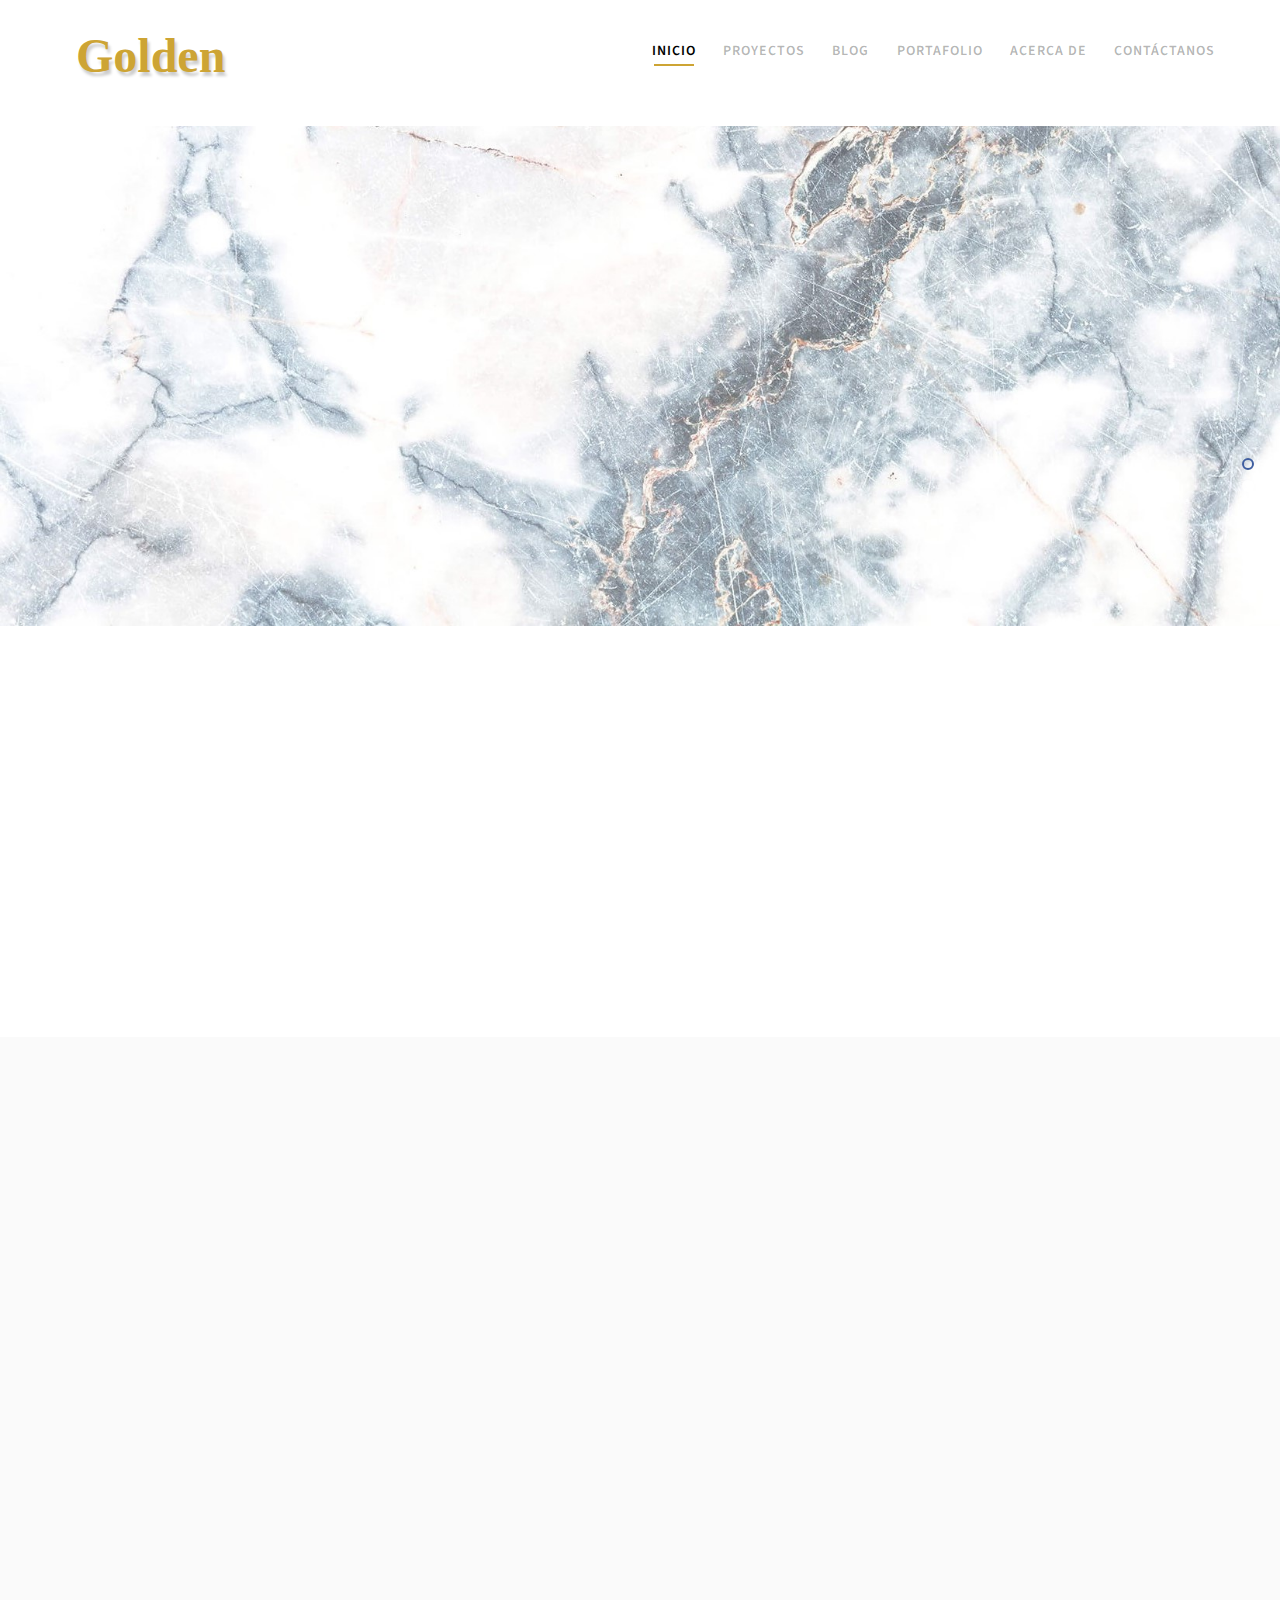
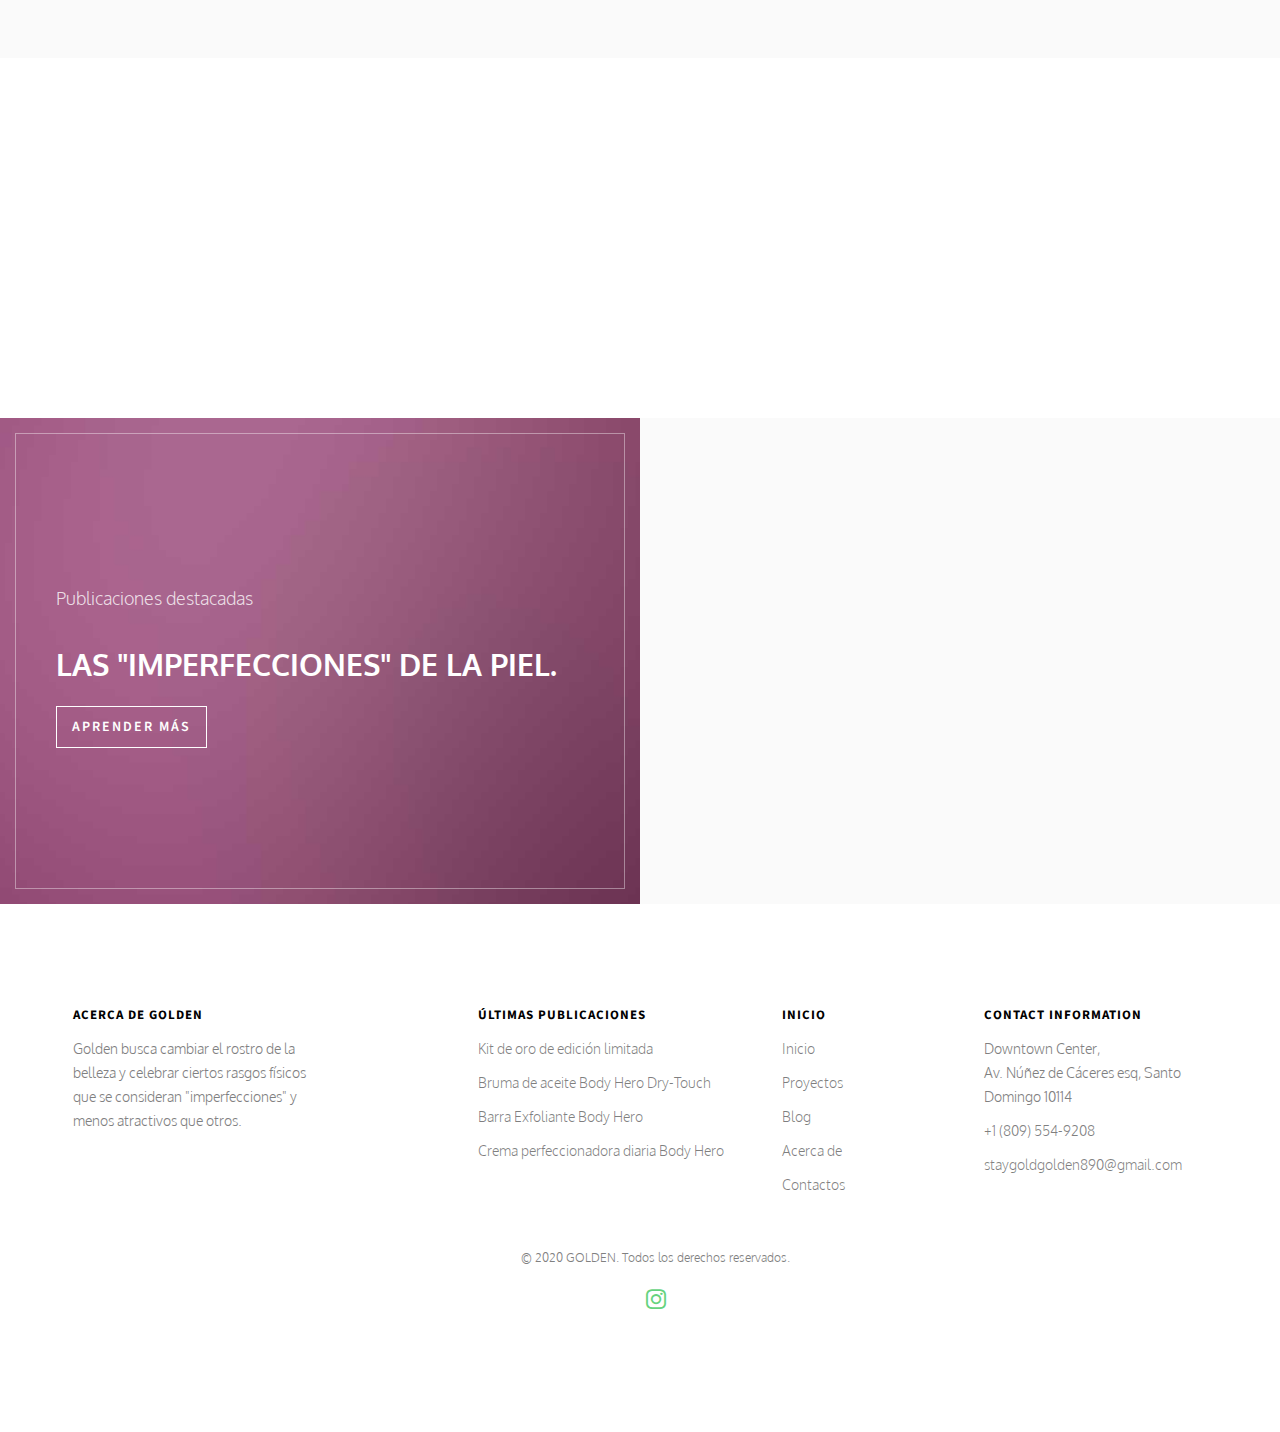
<file: index.html>
<!DOCTYPE HTML>
<html>
	<head>
	<meta charset="utf-8">
	<meta http-equiv="X-UA-Compatible" content="IE=edge">
	<title>Golden</title>
	<meta name="viewport" content="width=device-width, initial-scale=1">
	<meta name="description" content="Free HTML5 Website Template by freehtml5.co" />
	<meta name="keywords" content="free website templates, free html5, free template, free bootstrap, free website template, html5, css3, mobile first, responsive" />
	<meta name="author" content="freehtml5.co" />
	<link rel="icon" type="jpg" href="images/unnamed.jpg" />


  	<!-- Facebook and Twitter integration -->
	<meta property="og:title" content=""/>
	<meta property="og:image" content=""/>
	<meta property="og:url" content=""/>
	<meta property="og:site_name" content=""/>
	<meta property="og:description" content=""/>
	<meta name="twitter:title" content="" />
	<meta name="twitter:image" content="" />
	<meta name="twitter:url" content="" />
	<meta name="twitter:card" content="" />

	<link href="https://fonts.googleapis.com/css?family=Oxygen:300,400" rel="stylesheet">
	<link href="https://fonts.googleapis.com/css?family=Source+Sans+Pro:400,600,700" rel="stylesheet">
	
	<!-- Animate.css -->
	<link rel="stylesheet" href="css/animate.css">
	<!-- Icomoon Icon Fonts-->
	<link rel="stylesheet" href="css/icomoon.css">
	<!-- Bootstrap  -->
	<link rel="stylesheet" href="css/bootstrap.css">

	<!-- Magnific Popup -->
	<link rel="stylesheet" href="css/magnific-popup.css">

	<!-- Flexslider  -->
	<link rel="stylesheet" href="css/flexslider.css">

	<!-- Theme style  -->
	<link rel="stylesheet" href="css/style.css">

	<!-- Modernizr JS -->
	<script src="js/modernizr-2.6.2.min.js"></script>
	<!-- FOR IE9 below -->
	<!--[if lt IE 9]>
	<script src="js/respond.min.js"></script>
	<![endif]-->

	</head>
	<body>
		
	<div class="fh5co-loader"></div>
	
	<div id="page">
	<nav class="fh5co-nav" role="navigation">
		<div class="container-wrap">
			<div class="top-menu">
				<div class="row">
					<div class="col-xs-2">
						<div id="fh5co-logo"><a href="index.html">Golden</a></div>
					</div>
					<div class="col-xs-10 text-right menu-1">
						<ul>
							<li class="active"><a href="index.html">Inicio</a></li>
							<li><a href="work.html">Proyectos</a></li>
							<li class="has-dropdown">
								<a href="https://5fd227e02298f.site123.me/">Blog</a>
							</li>
							<li><a href="portafolio.html">Portafolio</a></li>
					
							<li><a href="about.html">Acerca de</a></li>
							<li><a href="contact.html">Contáctanos</a></li>
						</ul>
					</div>
				</div>
				
			</div>
		</div>
	</nav>
	<div class="container-wrap">
		<aside id="fh5co-hero">
			<div class="flexslider">
				<ul class="slides">
			   	<li style="background-image: url(images/deep-blue-clouded-marble-textures-plain.jpg);">
			   		<div class="overlay-gradient"></div>
			   		<div class="container-fluid">
			   			<div class="row">
				   			<div class="col-md-6 col-md-offset-3 col-md-pull-3 slider-text">
				   				<div class="slider-text-inner">
				   					<h1><strong>Stay gold</h1></strong>
										<p><a class="btn btn-primary btn-demo" href="https://5fd227e02298f.site123.me/"></i> Blog</a> <a class="btn btn-primary btn-learn" href="about.html">Acerca de</a></p>
				   				</div>
				   			</div>
				   		</div>
			   		</div>
			   	</li>
			   	<li style="background-image: url(images/Document-Journal_Glossier_THUMB_HEADER.jpg);">
			   		<div class="overlay-gradient"></div>
			   		<div class="container-fluid">
			   			<div class="row">
				   			<div class="col-md-6 col-md-offset-3 col-md-push-3 slider-text">
				   				<div class="slider-text-inner">
				   					<h1><strong>No todos los proyectos necesitan ser perfectos.</h1></strong>
									   <p><a class="btn btn-primary btn-demo" href="https://5fd227e02298f.site123.me/"></i> Blog</a> <a class="btn btn-primary btn-learn" href="about.html">Acerca de</a></p>
				   				</div>
				   			</div>
				   		</div>
			   		</div>
			   	</li>
			   	<li style="background-image: url(images/rMeaZUjFwSR7iin4hqWvTF.jpg);">
			   		<div class="overlay-gradient"></div>
			   		<div class="container-fluids">
			   			<div class="row">
				   			<div class="col-md-6 col-md-offset-3 slider-text">
				   				<div class="slider-text-inner text-center">
				   					<h1><strong>Cambiar el rostro de la belleza</h1></strong>
									   <p><a class="btn btn-primary btn-demo" href="https://5fd227e02298f.site123.me/"></i> Blog</a> <a class="btn btn-primary btn-learn" href="about.html">Acerca de</a></p>
				   				</div>
				   			</div>
				   		</div>
			   		</div>
				   </li>
			   	<li style="background-image: url(images/bg_1.jpg);">
			   		<div class="overlay-gradient"></div>
			   		<div class="container-fluid">
			   			<div class="row">
				   			<div class="col-md-6 col-md-offset-3 col-md-push-3 slider-text">
				   				<div class="slider-text-inner">
				   					<h1><strong>La futura compañía de belleza donde todo lo que hacemos comienza contigo.</h1></strong>
                                      <p><a class="btn btn-primary btn-demo" href="https://5fd227e02298f.site123.me/"></i> Blog</a> <a class="btn btn-primary btn-learn" href="about.html">Acerca de</a></p>
				   				</div>
				   			</div>
				   		</div>
			   		</div>
			   	</li>	   	
			  	</ul>
		  	</div>
		</aside>
		<div id="fh5co-services">
			<div class="row">
				<div class="col-md-4 text-center animate-box">
					<div class="services">
						<span class="icon">
							<i class="icon-diamond"></i>
						</span>
						<div class="desc">
							<h3><a href="#">Misión</a></h3>
							<p>Golden tiene la misión de crear productos totalmente naturales los cuales no dañan tu piel, dándole el cuidado y propiedades que necesita para que se siga viendo así de fabulosa.
								</p>
						</div>
					</div>
				</div>
				<div class="col-md-4 text-center animate-box">
					<div class="services">
						<span class="icon">
							<i class="icon-lab2"></i>
						</span>
						<div class="desc">
							<h3><a href="#">visión </a></h3>
							<p>Nuestra visión es que la belleza ha sido una herramienta de división y ahora queremos convertirla en una herramienta de unidad. Queremos asegurarnos de que nuestros clientes sepan que son parte de este movimiento y queremos ser esa marca que incluya a todos. </p>
						</div>
					</div>
				</div>
				<div class="col-md-4 text-center animate-box">
					<div class="services">
						<span class="icon">
							<i class="icon-settings"></i>
						</span>
						<div class="desc">
							<h3><a href="#">Objetivos</a></h3>
							<p>Nuestro objetivo es dar voz a través de la belleza, y nuestro equipo se enorgullece de trabajar en Golden para ayudar a democratizar una industria que siempre ha estado de arriba hacia abajo. </p>
								
						</div>
					</div>
				</div>
			</div>
		</div>

		<div id="fh5co-work" class="fh5co-light-grey">
			<div class="row animate-box">
				<div class="col-md-6 col-md-offset-3 text-center fh5co-heading">
					<h2>Proyectos</h2>
					<p>Lineas de productos</p>
				</div>
			</div>
			<div class="row">
				<div class="col-md-4 text-center animate-box">
					<a href="work-single.html" class="work"  style="background-image: url(images/Boujee_Skincare_Edited_Landscape_HEADER.jpg);">
						<div class="desc">
							<h3>Not shy</h3>
							<span>"No tímida/o"</span>
						</div>
					</a>
				</div>
				<div class="col-md-4 text-center animate-box">
					<a href="work-single.html" class="work" style="background-image: url(images/11980-BEAUTY_-_EXPLAINER_-_Most_Powerful_Ingredient_Combos_for_Your_Shelf-header-1296x728.jpg);">
						<div class="desc">
							<h3>Gimme Love</h3>
							<span>Dame-dame amor</span>
						</div>
					</a>
				</div>
				<div class="col-md-4 text-center animate-box">
					<a href="work-single.html" class="work" style="background-image: url(images/bathroom-soap-holders-aesthetic-leaf-design-soap-dish-2_1200x1200.jpg);">
						<div class="desc">
							<h3>505</h3>
							<span>505 -Arctic Monkeys</span>
						</div>
					</a>
				</div>
			</div>
		</div>

		<div id="fh5co-counter" class="fh5co-counters">
			<div class="row">
				<div class="col-md-6 col-md-offset-3 text-center animate-box">
					<p>Queremos hacer de la belleza un elemento de estilo personal tanto como la moda. Al entrevistar a cientos de mujeres y hombres, nos dimos cuenta cada vez más de cuán defectuoso es el paradigma de la belleza tradicional. Históricamente, ha sido una industria basada en expertos que le dicen a usted, el cliente, lo que debe o no debe usar en su cara.					</p>
					</div>
			</div>
			<div class="row animate-box">
				<div class="col-md-8 col-md-offset-2">
					<div class="row">
						<div class="col-md-3 text-center">
							<span class="fh5co-counter js-counter" data-from="0" data-to="3452" data-speed="5000" data-refresh-interval="50"></span>
							<span class="fh5co-counter-label">TAZAS DE CAFÉ	</span>
						</div>
						<div class="col-md-3 text-center">
							<span class="fh5co-counter js-counter" data-from="0" data-to="234" data-speed="5000" data-refresh-interval="50"></span>
							<span class="fh5co-counter-label">CLIENTES</span>
						</div>
						<div class="col-md-3 text-center">
							<span class="fh5co-counter js-counter" data-from="0" data-to="6542" data-speed="5000" data-refresh-interval="50"></span>
							<span class="fh5co-counter-label">PROYECTOS</span>
						</div>
						<div class="col-md-3 text-center">
							<span class="fh5co-counter js-counter" data-from="0" data-to="8687" data-speed="5000" data-refresh-interval="50"></span>
							<span class="fh5co-counter-label">PROYECTOS REALIZADOS</span>
						</div>
					</div>
				</div>
			</div>
		</div>

		<div id="fh5co-blog" class="blog-flex">
			<div class="featured-blog" style="background-image: url(images/blog-1.jpg);">
				<div class="desc-t">
					<div class="desc-tc">
						<span class="featured-head">Publicaciones destacadas</span>
						<h3><a href="#">LAS "IMPERFECCIONES" DE LA PIEL.</a></h3>
						<span><a href="https://5fd227e02298f.site123.me/blog/las-imperfecciones-de-la-piel" class="read-button">Aprender más</a></span>
					</div>
				</div>
			</div>
			<div class="blog-entry fh5co-light-grey">
				<div class="row animate-box">
					<div class="col-md-12">
						<h2>Últimas Publicaciones</h2>
					</div>
				</div>
				<div class="row">
					<div class="col-md-12 animate-box">
						<a href="https://5fd227e02298f.site123.me/blog/conocenos" class="blog-post">
							<span class="img" style="background-image: url(images/blog-2.jpg);"></span>
							<div class="desc">
								<h3>¡Conócenos!</h3>
								<span class="cat">Blog</span>
							</div>
						</a>
					</div>
					<div class="col-md-12 animate-box">
						<a href="https://5fd227e02298f.site123.me/blog/quienes-somos" class="blog-post">
							<span class="img" style="background-image: url(images/blog-1.jpg);"></span>
							<div class="desc">
								<h3>¿Quienes somos?</h3>
								<span class="cat">Blog</span>
							</div>
						</a>
					</div>
					<div class="col-md-12 animate-box">
						<a href="https://5fd227e02298f.site123.me/blog/visión-y-misión" class="blog-post">
							<span class="img" style="background-image: url(images/blog-3.jpg);"></span>
							<div class="desc">
								<h3>Visión y Misión</h3>
								<span class="cat">Collection</span>
							</div>
						</a>
					</div>
				</div>
			</div>
		</div>
	</div><!-- END container-wrap -->

	<div class="container-wrap">
		<footer id="fh5co-footer" role="contentinfo">
			<div class="row">
				<div class="col-md-3 fh5co-widget">
					<h4>Acerca de Golden</h4>
					<p>Golden busca cambiar el rostro de la belleza y celebrar ciertos rasgos físicos que se consideran "imperfecciones" y menos atractivos que otros. 
					</p>
				</div>
				<div class="col-md-3 col-md-push-1">
					<h4>últimas publicaciones</h4>
					<ul class="fh5co-footer-links">
						<li><a href="https://www.glossier.com/products/limited-edition-gold-kit">Kit de oro de edición limitada	</a></li>
						<li><a href="https://www.glossier.com/products/body-hero-dry-touch-oil-mist">Bruma de aceite Body Hero Dry-Touch</a></li>
						<li><a href="https://www.glossier.com/products/body-hero-exfoliating-bar">Barra Exfoliante Body Hero</a></li>
						<li><a href="https://www.glossier.com/products/body-hero-daily-perfecting-cream">Crema perfeccionadora diaria Body Hero	</a></li>
					</ul>
				</div>

				<div class="col-md-3 col-md-push-1">
					<h4>Inicio</h4>
					<ul class="fh5co-footer-links">
						<li><a href="index.html">Inicio</a></li>
						<li><a href="work.html">Proyectos</a></li>
						<li><a href="blog.html">Blog</a></li>
						<li><a href="about.html">Acerca de</a></li>
						<li><a href="contact.html">Contactos</a></li>
					</ul>
				</div>

				<div class="col-md-3">
					<h4>Contact Information</h4>
					<ul class="fh5co-footer-links">
						<li><a href=></a>Downtown Center, <br>  Av. Núñez de Cáceres esq, Santo Domingo 10114</li>
						<li><a href="">+1 (809) 554-9208</a></li>
						<li><a href="">staygoldgolden890@gmail.com</a></li>
					</ul>
				</div>

			</div>

			<div class="row copyright">
				<div class="col-md-12 text-center">
					<p>
						<small class="block">&copy; 2020 GOLDEN. Todos los derechos reservados.</small> 
					</p>
					<p>
						<ul class="fh5co-social-icons">
							<li><a href="#"><i class="icon-instagram"></i></a></li>
						</ul>
					</p>
				</div>
			</div>
		</footer>
	</div><!-- END container-wrap -->
	</div>

	<div class="gototop js-top">
		<a href="#" class="js-gotop"><i class="icon-arrow-up2"></i></a>
	</div>
	
	<!-- jQuery -->
	<script src="js/jquery.min.js"></script>
	<!-- jQuery Easing -->
	<script src="js/jquery.easing.1.3.js"></script>
	<!-- Bootstrap -->
	<script src="js/bootstrap.min.js"></script>
	<!-- Waypoints -->
	<script src="js/jquery.waypoints.min.js"></script>
	<!-- Flexslider -->
	<script src="js/jquery.flexslider-min.js"></script>
	<!-- Magnific Popup -->
	<script src="js/jquery.magnific-popup.min.js"></script>
	<script src="js/magnific-popup-options.js"></script>
	<!-- Counters -->
	<script src="js/jquery.countTo.js"></script>
	<!-- Main -->
	<script src="js/main.js"></script>

	</body>
</html>
</file>
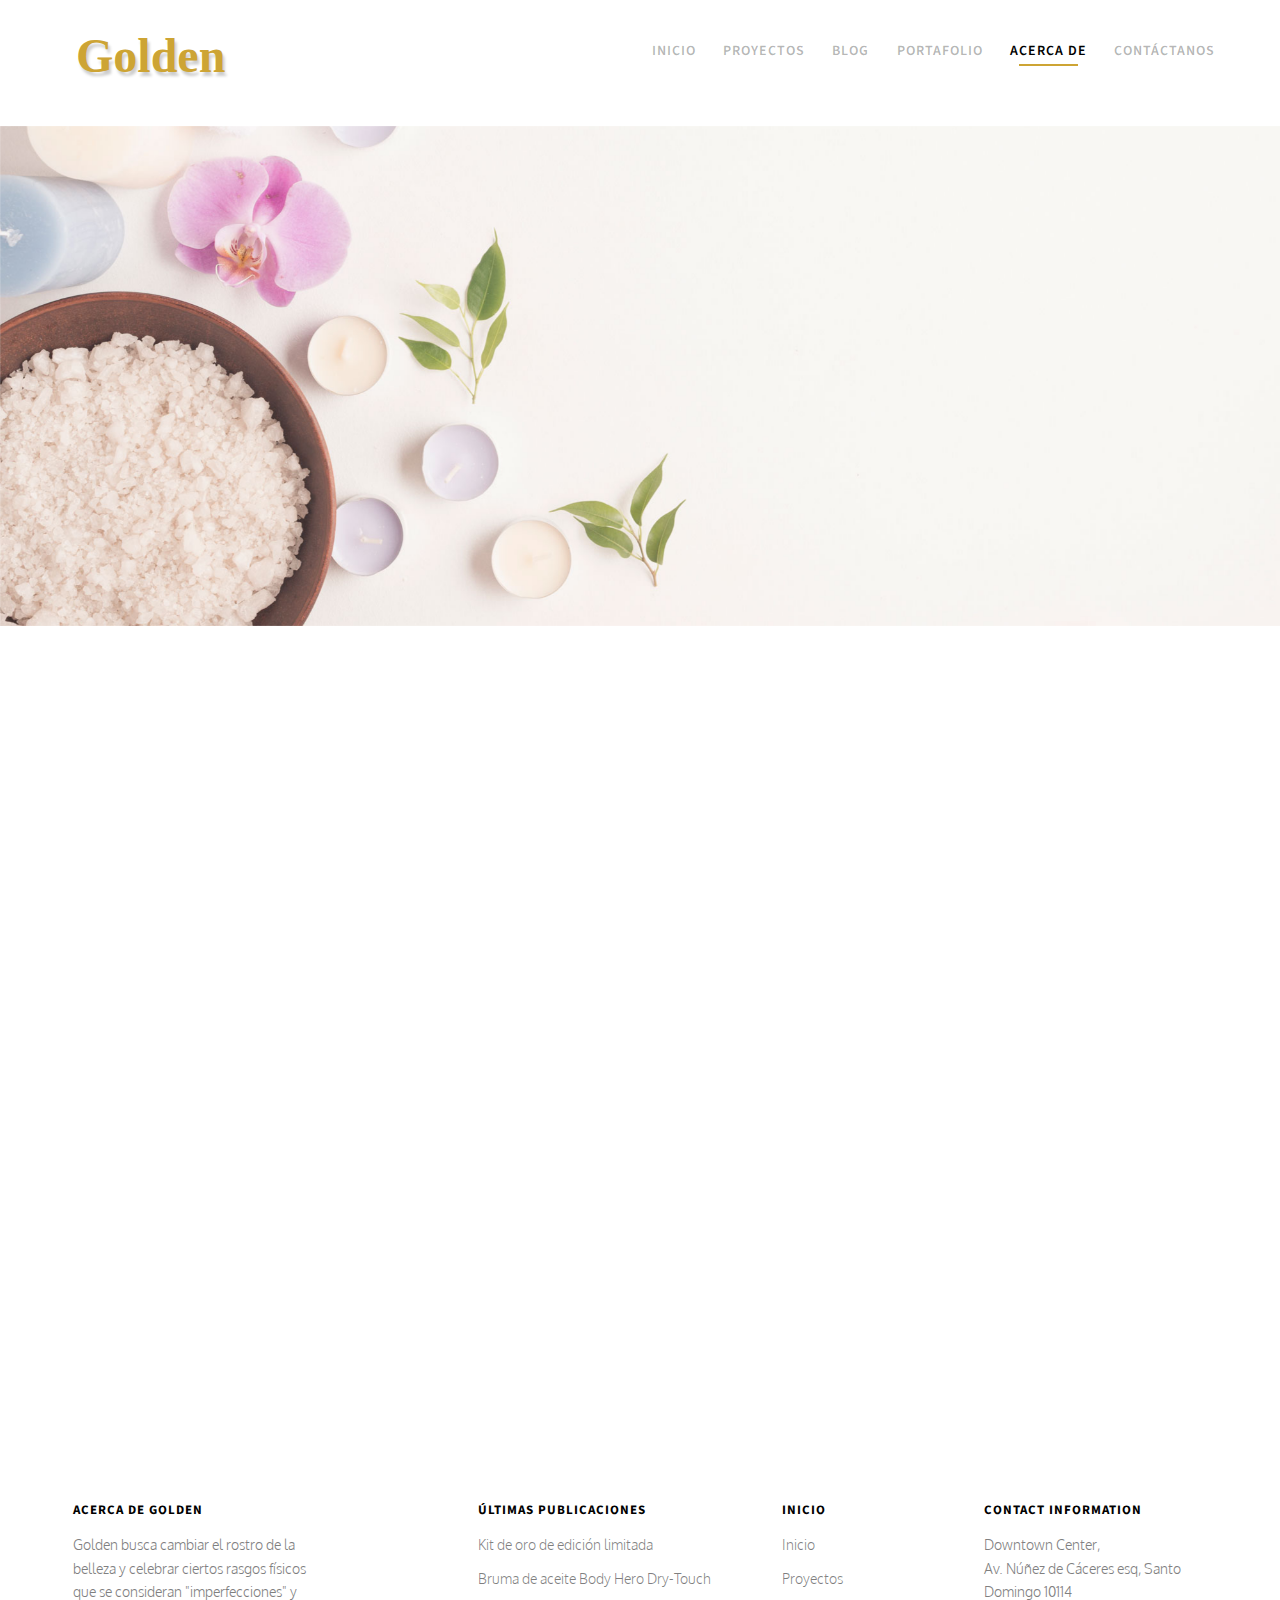
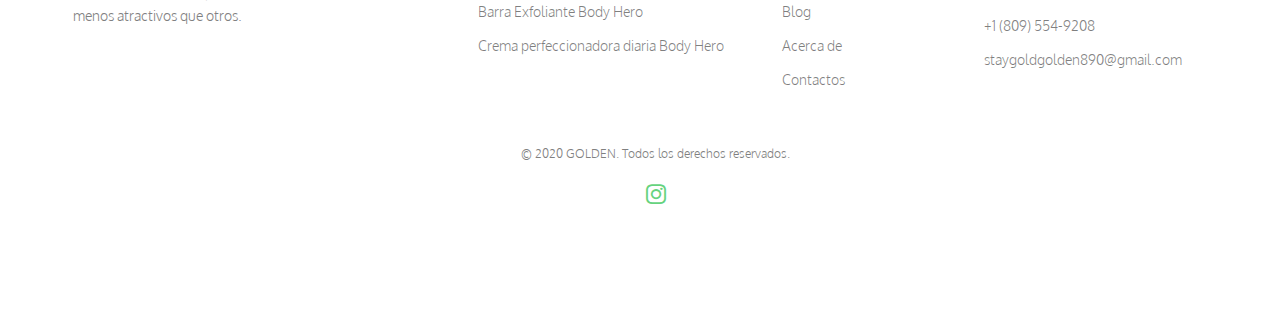
<file: about.html>
<!DOCTYPE HTML>
<html>
	<head>
	<meta charset="utf-8">
	<meta http-equiv="X-UA-Compatible" content="IE=edge">
	<title>Golden</title>
	<meta name="viewport" content="width=device-width, initial-scale=1">
	<meta name="description" content="Free HTML5 Website Template by freehtml5.co" />
	<meta name="keywords" content="free website templates, free html5, free template, free bootstrap, free website template, html5, css3, mobile first, responsive" />
	<meta name="author" content="freehtml5.co" />
	<link rel="icon" type="jpg" href="images/unnamed.jpg" />
	<!-- 
	//////////////////////////////////////////////////////

	FREE HTML5 TEMPLATE 
	DESIGNED & DEVELOPED by FreeHTML5.co
		
	Website: 		http://freehtml5.co/
	Email: 			info@freehtml5.co
	Twitter: 		http://twitter.com/fh5co
	Facebook: 		https://www.facebook.com/fh5co

	//////////////////////////////////////////////////////
	 -->

  	<!-- Facebook and Twitter integration -->
	<meta property="og:title" content=""/>
	<meta property="og:image" content=""/>
	<meta property="og:url" content=""/>
	<meta property="og:site_name" content=""/>
	<meta property="og:description" content=""/>
	<meta name="twitter:title" content="" />
	<meta name="twitter:image" content="" />
	<meta name="twitter:url" content="" />
	<meta name="twitter:card" content="" />

	<link href="https://fonts.googleapis.com/css?family=Oxygen:300,400" rel="stylesheet">
	<link href="https://fonts.googleapis.com/css?family=Source+Sans+Pro:400,600,700" rel="stylesheet">
	
	<!-- Animate.css -->
	<link rel="stylesheet" href="css/animate.css">
	<!-- Icomoon Icon Fonts-->
	<link rel="stylesheet" href="css/icomoon.css">
	<!-- Bootstrap  -->
	<link rel="stylesheet" href="css/bootstrap.css">

	<!-- Magnific Popup -->
	<link rel="stylesheet" href="css/magnific-popup.css">

	<!-- Flexslider  -->
	<link rel="stylesheet" href="css/flexslider.css">

	<!-- Theme style  -->
	<link rel="stylesheet" href="css/style.css">

	<!-- Modernizr JS -->
	<script src="js/modernizr-2.6.2.min.js"></script>
	<!-- FOR IE9 below -->
	<!--[if lt IE 9]>
	<script src="js/respond.min.js"></script>
	<![endif]-->

	</head>
	<body>
		
	<div class="fh5co-loader"></div>
	
	<div id="page">
	<nav class="fh5co-nav" role="navigation">
		<div class="container-wrap">
			<div class="top-menu">
				<div class="row">
					<div class="col-xs-2">
						<div id="fh5co-logo"><a href="index.html">Golden</a></div>
					</div>
					<div class="col-xs-10 text-right menu-1">
						<ul>
							<li><a href="index.html">Inicio</a></li>
							<li><a href="work.html">Proyectos</a></li>
							<li class="has-dropdown">
								<a href="https://5fd227e02298f.site123.me/">Blog</a>
							</li>
							<li><a href="portafolio.html">Portafolio</a></li>
					
							<li class="active"><a href="about.html">Acerca de</a></li>
							<li><a href="contact.html">Contáctanos</a></li>
						</ul>
					</div>
				</div>
				
			</div>
		</div>
	</nav>
	<div class="container-wrap">
		<aside id="fh5co-hero">
			<div class="flexslider">
				<ul class="slides">
			   	<li style="background-image: url(images/bg_3.jpg);">
			   		<div class="overlay-gradient"></div>
			   		<div class="container-fluids">
			   			<div class="row">
				   			<div class="col-md-6 col-md-offset-3 slider-text slider-text-bg">
				   				<div class="slider-text-inner text-center">
				   					<h1><strong>Acerca de</h1></strong>
				   				</div>
				   			</div>
				   		</div>
			   		</div>
			   	</li>		   	
			  	</ul>
		  	</div>
		</aside>		
		<div id="fh5co-about">
			<div class="row animate-box">
				<div class="col-md-6 col-md-offset-3 text-center heading-section">
					<svg height="28px" viewBox="0 0 32 32" width="28px" aria-hidden="true"><path d="M6.777 1.503c.223.736.061 1.68.125 2.358.027.737.116 1.567.434 2.202.142.371 1.208.809 1.52.809.428.101 2.912.323 2.94.567.015.126.491.101.286.393-.099.141-.351.237-.516.241-.341.007-.623.101-.879.131-1.252.1-2.896-.097-3.785.899-.758.872-.909 2.39-1.025 3.513-.045.433-.077.664-.538.532-.289-.083-.189-1.101-.193-1.326-.014-.762-.076-1.63-.234-2.403-.315-1.544-1.821-1.715-3.099-2.053-.191-.049-1.081-.218-.75-.546.244-.242 1.465-.121 1.774-.043.479.16 1.25-.079 1.673-.125.688-.024.933-2.558 1.088-3.164.188-.755.206-1.511.391-2.31C2.593.939.527 3.903.527 7.124c0 1.399.552 2.785.904 4.133.11.375.255.911.473 1.246.265.391.368 1.083.732 1.378.273.218.413.837.603 1.162.092.165.55 1.114.707 1.151.194.046.296.856.538.961.223.097.59.974.734 1.202.556.851.854 1.98 1.56 2.675.291.285.551 1.253.959 1.359.032.009 1.094 1.491 1.097 1.56.021.393.927 1.106 1.119 1.421.283.452.915.894 1.135 1.402.218.502.978 1.244 1.406 1.565.605.562 1.142 1.363 1.763 1.938.332.291.696.78 1.12 1.032.175.114.835.86 1.031.632.278-.325.51-.538.776-.847.901-1.127 2.207-2.047 3.141-3.185.453-.485 1.538-1.134 1.875-1.808.116-.232.648-.583.666-.86.012-.287.88-1.074 1.075-1.334.426-.536.886-.979 1.16-1.592.351-.701 1.032-1.403 1.464-2.152.542-.826.865-1.574 1.336-2.28.292-.584.59-1.219.882-1.86.26-.573.587-1.067.755-1.622.524-1.728 1.424-3.36 1.719-5.126.203-1.215.097-2.292.173-3.399.053-.907-.083-2.202-.56-2.798-.365-.287-.514-.981-.99-1.334C29.45 1.42 28.807.89 28.5.583 28.25.258 27.338.412 27.039.11c-.403-.386-1.869-.023-2.324.086-1.326.291-2.069.949-3.099 1.678-.669.405-1.064 1.133-1.615 1.658a7.232 7.232 0 00-1.3 1.689c-.17.317-.556.761-.83 1.083-.434.552-1.044.62-1.679.647-1.284.023-2.15-1.157-3.012-1.851-.423-.356-.777-.935-1.219-1.333a19.292 19.292 0 00-1.45-1.164c-.956-.757-2.544-1.238-3.737-1.32l.003.22" fill="#ed174c"></path></svg>
					<h3>Hola, bienvenido/a a Golden.</h3>
					<p><font size=4,5px> <font color= Black>  Creamos productos diseñados pensando en tu verdadera rutina de belleza. Aquí encontrará cuidado de la piel, maquillaje, cuidado del cuerpo y fragancias, todos minuciosamente perfeccionados para ser dignos de su estante de baño.<br>
						
					<strong>Golden, Inc.</strong> se fundó en 2014 con la creencia de que la belleza no se construye en una sala de juntas; sucede cuando usted es parte del proceso. Comenzamos con <strong> Into The Gloss</strong> , un sitio web de belleza dedicado a las personas que comparten los productos que aman y nuestra fuente de inspiración e información.<br>
						
						Ahora, estamos construyendo la futura compañía de belleza donde todo lo que hacemos comienza contigo. Creamos los productos que nos dice que desea que existan. Creemos en el diseño reflexivo y en permitir la conversación (que es donde comienza todo). Pero, sobre todo, creemos que la belleza se trata de divertirse, esté donde esté en su viaje.<br>
						
					</p></font></font>
				</div>
			</div>

			<div class="row">

				<div class="col-md-8 col-md-offset-2 text-center animate-box">
					<div class="about-desc">
						
							<ul class="fh5co-social-icons">
								<li><a href="#"><i class="icon-instagram"></i></a></li>
							</ul>
						</p>
					</div>
				</div>
			</div>
		</div>
	</div><!-- END container-wrap -->

	<div class="container-wrap">
		<footer id="fh5co-footer" role="contentinfo">
			<div class="row">
				<div class="col-md-3 fh5co-widget">
					<h4>Acerca de Golden</h4>
					<p>Golden busca cambiar el rostro de la belleza y celebrar ciertos rasgos físicos que se consideran "imperfecciones" y menos atractivos que otros. 
					</p>
				</div>
				<div class="col-md-3 col-md-push-1">
					<h4>últimas publicaciones</h4>
					<ul class="fh5co-footer-links">
						<li><a href="https://www.glossier.com/products/limited-edition-gold-kit">Kit de oro de edición limitada	</a></li>
						<li><a href="https://www.glossier.com/products/body-hero-dry-touch-oil-mist">Bruma de aceite Body Hero Dry-Touch</a></li>
						<li><a href="https://www.glossier.com/products/body-hero-exfoliating-bar">Barra Exfoliante Body Hero</a></li>
						<li><a href="https://www.glossier.com/products/body-hero-daily-perfecting-cream">Crema perfeccionadora diaria Body Hero	</a></li>
					</ul>
				</div>

				<div class="col-md-3 col-md-push-1">
					<h4>Inicio</h4>
					<ul class="fh5co-footer-links">
						<li><a href="index.html">Inicio</a></li>
						<li><a href="work.html">Proyectos</a></li>
						<li><a href="blog.html">Blog</a></li>
						<li><a href="about.html">Acerca de</a></li>
						<li><a href="contact.html">Contactos</a></li>
					</ul>
				</div>

				<div class="col-md-3">
					<h4>Contact Information</h4>
					<ul class="fh5co-footer-links">
						<li><a href=></a>Downtown Center, <br>  Av. Núñez de Cáceres esq, Santo Domingo 10114</li>
						<li><a href="">+1 (809) 554-9208</a></li>
						<li><a href="">staygoldgolden890@gmail.com</a></li>
					</ul>
				</div>

			</div>

			<div class="row copyright">
				<div class="col-md-12 text-center">
					<p>
						<small class="block">&copy; 2020 GOLDEN. Todos los derechos reservados.</small> 
					</p>
					<p>
						<ul class="fh5co-social-icons">
							<li><a href="#"><i class="icon-instagram"></i></a></li>
						</ul>
					</p>
				</div>
			</div>
		</footer>
	</div><!-- END container-wrap -->
	</div>

	<div class="gototop js-top">
		<a href="#" class="js-gotop"><i class="icon-arrow-up2"></i></a>
	</div>
	
	<!-- jQuery -->
	<script src="js/jquery.min.js"></script>
	<!-- jQuery Easing -->
	<script src="js/jquery.easing.1.3.js"></script>
	<!-- Bootstrap -->
	<script src="js/bootstrap.min.js"></script>
	<!-- Waypoints -->
	<script src="js/jquery.waypoints.min.js"></script>
	<!-- Flexslider -->
	<script src="js/jquery.flexslider-min.js"></script>
	<!-- Magnific Popup -->
	<script src="js/jquery.magnific-popup.min.js"></script>
	<script src="js/magnific-popup-options.js"></script>
	<!-- Counters -->
	<script src="js/jquery.countTo.js"></script>
	<!-- Main -->
	<script src="js/main.js"></script>

	</body>
</html>
</file>
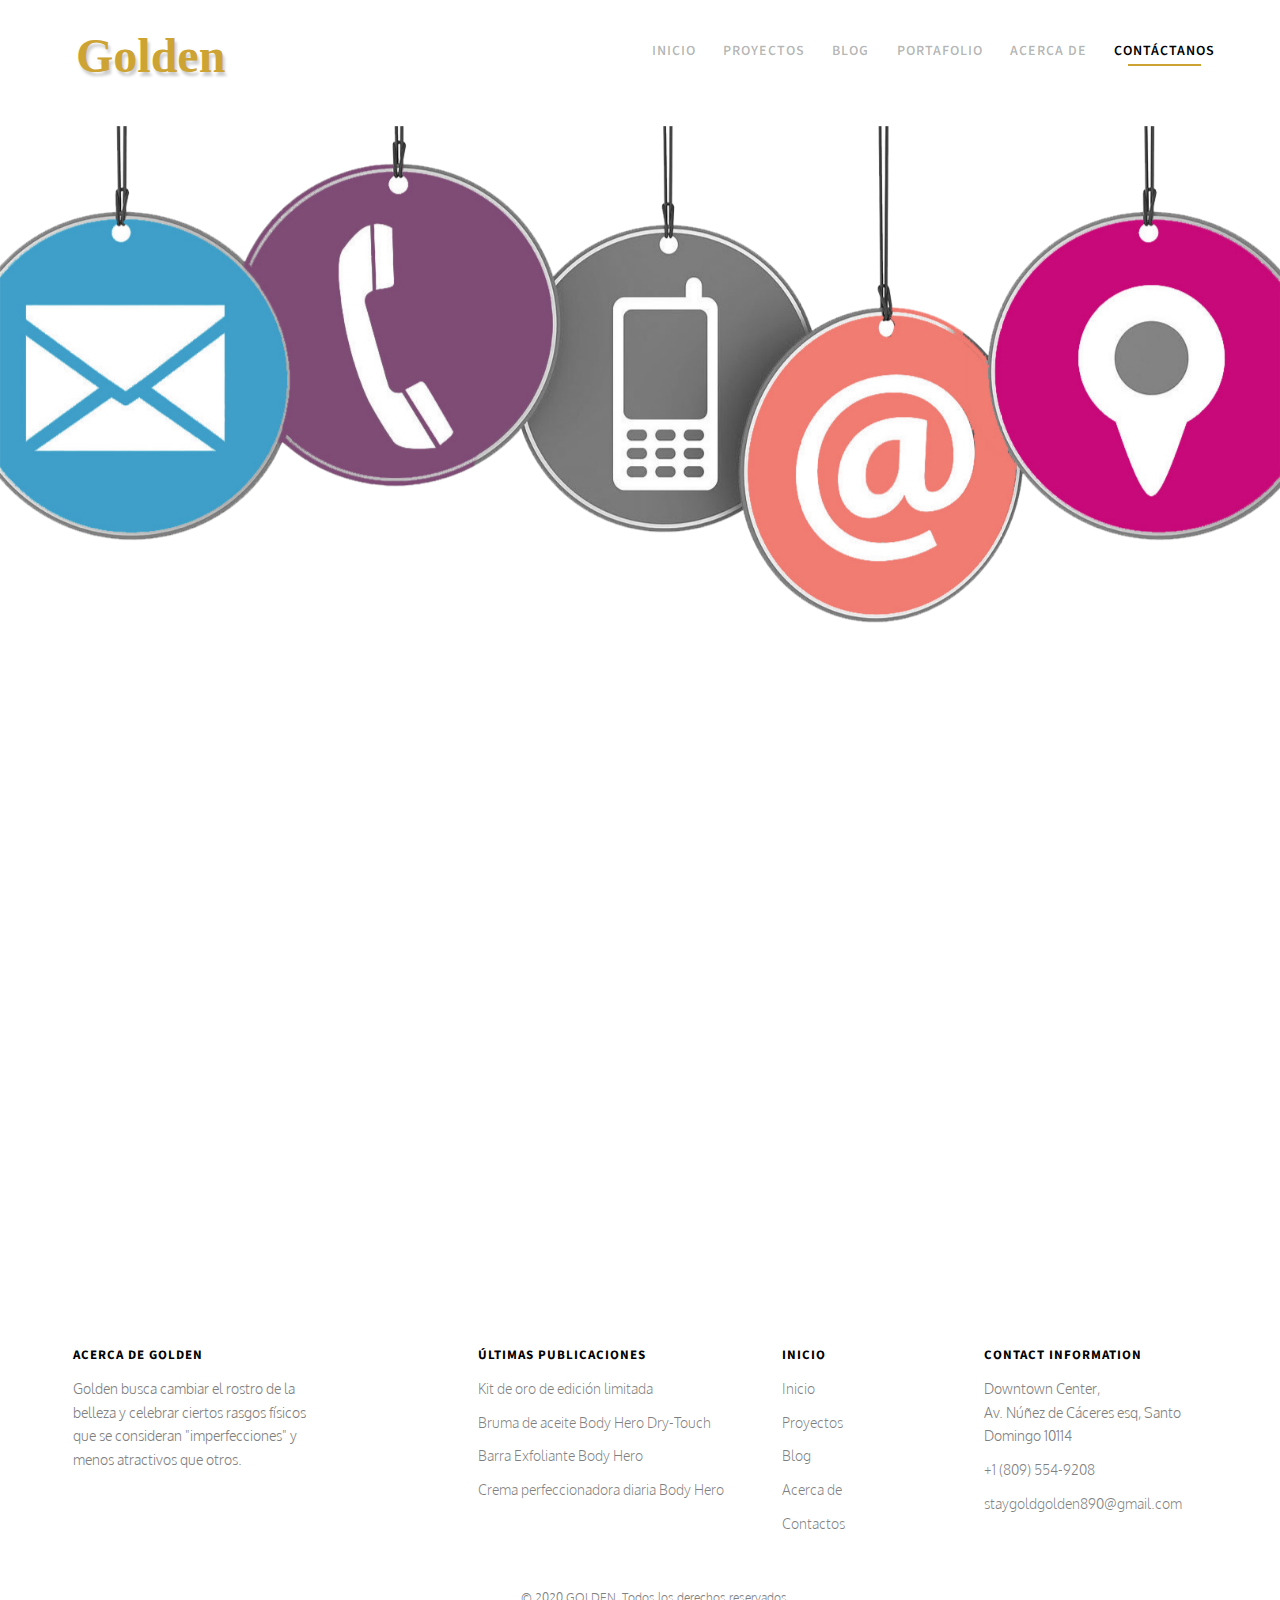
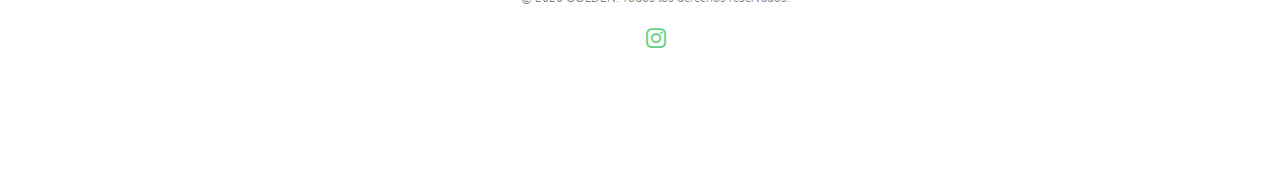
<file: contact.html>
<!DOCTYPE HTML>
<html>
	<head>
	<meta charset="utf-8">
	<meta http-equiv="X-UA-Compatible" content="IE=edge">
	<title>Golden</title>
	<meta name="viewport" content="width=device-width, initial-scale=1">
	<meta name="description" content="Free HTML5 Website Template by freehtml5.co" />
	<meta name="keywords" content="free website templates, free html5, free template, free bootstrap, free website template, html5, css3, mobile first, responsive" />
	<meta name="author" content="freehtml5.co" />
	<link rel="icon" type="jpg" href="images/unnamed.jpg" />
	<!-- 
	//////////////////////////////////////////////////////

	FREE HTML5 TEMPLATE 
	DESIGNED & DEVELOPED by FreeHTML5.co
		
	Website: 		http://freehtml5.co/
	Email: 			info@freehtml5.co
	Twitter: 		http://twitter.com/fh5co
	Facebook: 		https://www.facebook.com/fh5co

	//////////////////////////////////////////////////////
	 -->

  	<!-- Facebook and Twitter integration -->
	<meta property="og:title" content=""/>
	<meta property="og:image" content=""/>
	<meta property="og:url" content=""/>
	<meta property="og:site_name" content=""/>
	<meta property="og:description" content=""/>
	<meta name="twitter:title" content="" />
	<meta name="twitter:image" content="" />
	<meta name="twitter:url" content="" />
	<meta name="twitter:card" content="" />

	<link href="https://fonts.googleapis.com/css?family=Oxygen:300,400" rel="stylesheet">
	<link href="https://fonts.googleapis.com/css?family=Source+Sans+Pro:400,600,700" rel="stylesheet">
	
	<!-- Animate.css -->
	<link rel="stylesheet" href="css/animate.css">
	<!-- Icomoon Icon Fonts-->
	<link rel="stylesheet" href="css/icomoon.css">
	<!-- Bootstrap  -->
	<link rel="stylesheet" href="css/bootstrap.css">

	<!-- Magnific Popup -->
	<link rel="stylesheet" href="css/magnific-popup.css">

	<!-- Flexslider  -->
	<link rel="stylesheet" href="css/flexslider.css">

	<!-- Theme style  -->
	<link rel="stylesheet" href="css/style.css">

	<!-- Modernizr JS -->
	<script src="js/modernizr-2.6.2.min.js"></script>
	<!-- FOR IE9 below -->
	<!--[if lt IE 9]>
	<script src="js/respond.min.js"></script>
	<![endif]-->

	</head>
	<body>
		
	<div class="fh5co-loader"></div>
	
	<div id="page">
	<nav class="fh5co-nav" role="navigation">
		<div class="container-wrap">
			<div class="top-menu">
				<div class="row">
					<div class="col-xs-2">
						<div id="fh5co-logo"><a href="index.html">Golden</a></div>
					</div>
					<div class="col-xs-10 text-right menu-1">
						<ul>
							<li><a href="index.html">Inicio</a></li>
							<li><a href="work.html">Proyectos</a></li>
							<li class="has-dropdown">
								<a href="https://5fd227e02298f.site123.me/">Blog</a>
							</li>
							<li><a href="portafolio.html">Portafolio</a></li>
					
							<li><a href="about.html">Acerca de</a></li>
							<li class="active"><a href="contact.html">Contáctanos</a></li>
						</ul>
					</div>
				</div>
				
			</div>
		</div>
	</nav>
	<div class="container-wrap">
		<aside id="fh5co-hero">
			<div class="flexslider">
				<ul class="slides">
			   	<li style="background-image: url(images/030onnvptu6j2izibkbi-28-contact-us.png);">
			   		<div class="overlay-gradient"></div>
			   		<div class="container-fluids">
			   			<div class="row">
				   			<div class="col-md-6 col-md-offset-3 slider-text slider-text-bg">
				   				<div class="slider-text-inner text-center">
				   					<h1><strong>Contáctanos</h1></strong>
				   				</div>
				   			</div>
				   		</div>
			   		</div>
			   	</li>		   	
			  	</ul>
		  	</div>
		</aside>		
		<div id="fh5co-contact">
			<div class="row animate-box">
				<div class="col-md-6 col-md-offset-3 text-center fh5co-heading">
					<h2>Contáctanos</h2>
					
				</div>
			</div>
			<div class="row">
				<div class="col-md-3 col-md-push-1 animate-box">
					<h3>Nuestra dirección					</h3>
					<ul class="contact-info">
						<li><i class="icon-location4"><a href="https://www.google.com/maps/place/Downtown+Center/@18.4511444,-69.9549691,17z/data=!3m1!4b1!4m5!3m4!1s0x8ea5621daf4447a1:0xfd92d83ddc67e864!8m2!3d18.4511444!4d-69.9527804?hl=es"></i>Downtown Center, Av. Núñez de Cáceres esq, Santo Domingo 10114</li></a>
						<li><i class="icon-phone3"></i>+1 (809) 554-9208</li>
						<li><i class="icon-location3"></i><a href="https://5fd227e02298f.site123.me/">Golden blog</a></li>
						<li><i class="icon-globe2"></i><a href=>staygoldgolden890@gmail.com</a></li>
					</ul>
				</div>
				<div class="col-md-7 col-md-push-1 animate-box">
					<div class="row">
						<div class="col-md-6">
							<div class="form-group">
								<input type="text" class="form-control" placeholder="Nombre">
							</div>
						</div>
						<div class="col-md-6">
							<div class="form-group">
								<input type="text" class="form-control" placeholder="Email">
							</div>
						</div>
						<div class="col-md-12">
							<div class="form-group">
								<textarea name="" class="form-control" id="" cols="30" rows="7" placeholder="Mensaje"></textarea>
							</div>
						</div>
						<div class="col-md-12">
							<div class="form-group">
								<input type="submit" value="Enviar mensaje" class="btn btn-primary btn-modify">
							</div>
						</div>
					</div>
				</div>
			</div>
		</div>
	</div><!-- END container-wrap -->

	<div class="container-wrap">
		<footer id="fh5co-footer" role="contentinfo">
			<div class="row">
				<div class="col-md-3 fh5co-widget">
					<h4>Acerca de Golden</h4>
					<p>Golden busca cambiar el rostro de la belleza y celebrar ciertos rasgos físicos que se consideran "imperfecciones" y menos atractivos que otros. 
					</p>
				</div>
				<div class="col-md-3 col-md-push-1">
					<h4>últimas publicaciones</h4>
					<ul class="fh5co-footer-links">
						<li><a href="https://www.glossier.com/products/limited-edition-gold-kit">Kit de oro de edición limitada	</a></li>
						<li><a href="https://www.glossier.com/products/body-hero-dry-touch-oil-mist">Bruma de aceite Body Hero Dry-Touch</a></li>
						<li><a href="https://www.glossier.com/products/body-hero-exfoliating-bar">Barra Exfoliante Body Hero</a></li>
						<li><a href="https://www.glossier.com/products/body-hero-daily-perfecting-cream">Crema perfeccionadora diaria Body Hero	</a></li>
					</ul>
				</div>

				<div class="col-md-3 col-md-push-1">
					<h4>Inicio</h4>
					<ul class="fh5co-footer-links">
						<li><a href="index.html">Inicio</a></li>
						<li><a href="work.html">Proyectos</a></li>
						<li><a href="blog.html">Blog</a></li>
						<li><a href="about.html">Acerca de</a></li>
						<li><a href="contact.html">Contactos</a></li>
					</ul>
				</div>

				<div class="col-md-3">
					<h4>Contact Information</h4>
					<ul class="fh5co-footer-links">
						<li><a href=></a>Downtown Center, <br>  Av. Núñez de Cáceres esq, Santo Domingo 10114</li>
						<li><a href="">+1 (809) 554-9208</a></li>
						<li><a href="">staygoldgolden890@gmail.com</a></li>
					</ul>
				</div>

			</div>

			<div class="row copyright">
				<div class="col-md-12 text-center">
					<p>
						<small class="block">&copy; 2020 GOLDEN. Todos los derechos reservados.</small> 
					</p>
					<p>
						<ul class="fh5co-social-icons">
							<li><a href="#"><i class="icon-instagram"></i></a></li>
						</ul>
					</p>
				</div>
			</div>
		</footer>
	</div><!-- END container-wrap -->
	</div>

	<div class="gototop js-top">
		<a href="#" class="js-gotop"><i class="icon-arrow-up2"></i></a>
	</div>
	
	<!-- jQuery -->
	<script src="js/jquery.min.js"></script>
	<!-- jQuery Easing -->
	<script src="js/jquery.easing.1.3.js"></script>
	<!-- Bootstrap -->
	<script src="js/bootstrap.min.js"></script>
	<!-- Waypoints -->
	<script src="js/jquery.waypoints.min.js"></script>
	<!-- Flexslider -->
	<script src="js/jquery.flexslider-min.js"></script>
	<!-- Magnific Popup -->
	<script src="js/jquery.magnific-popup.min.js"></script>
	<script src="js/magnific-popup-options.js"></script>
	<!-- Counters -->
	<script src="js/jquery.countTo.js"></script>
	<!-- Main -->
	<script src="js/main.js"></script>

	</body>
</html>
</file>
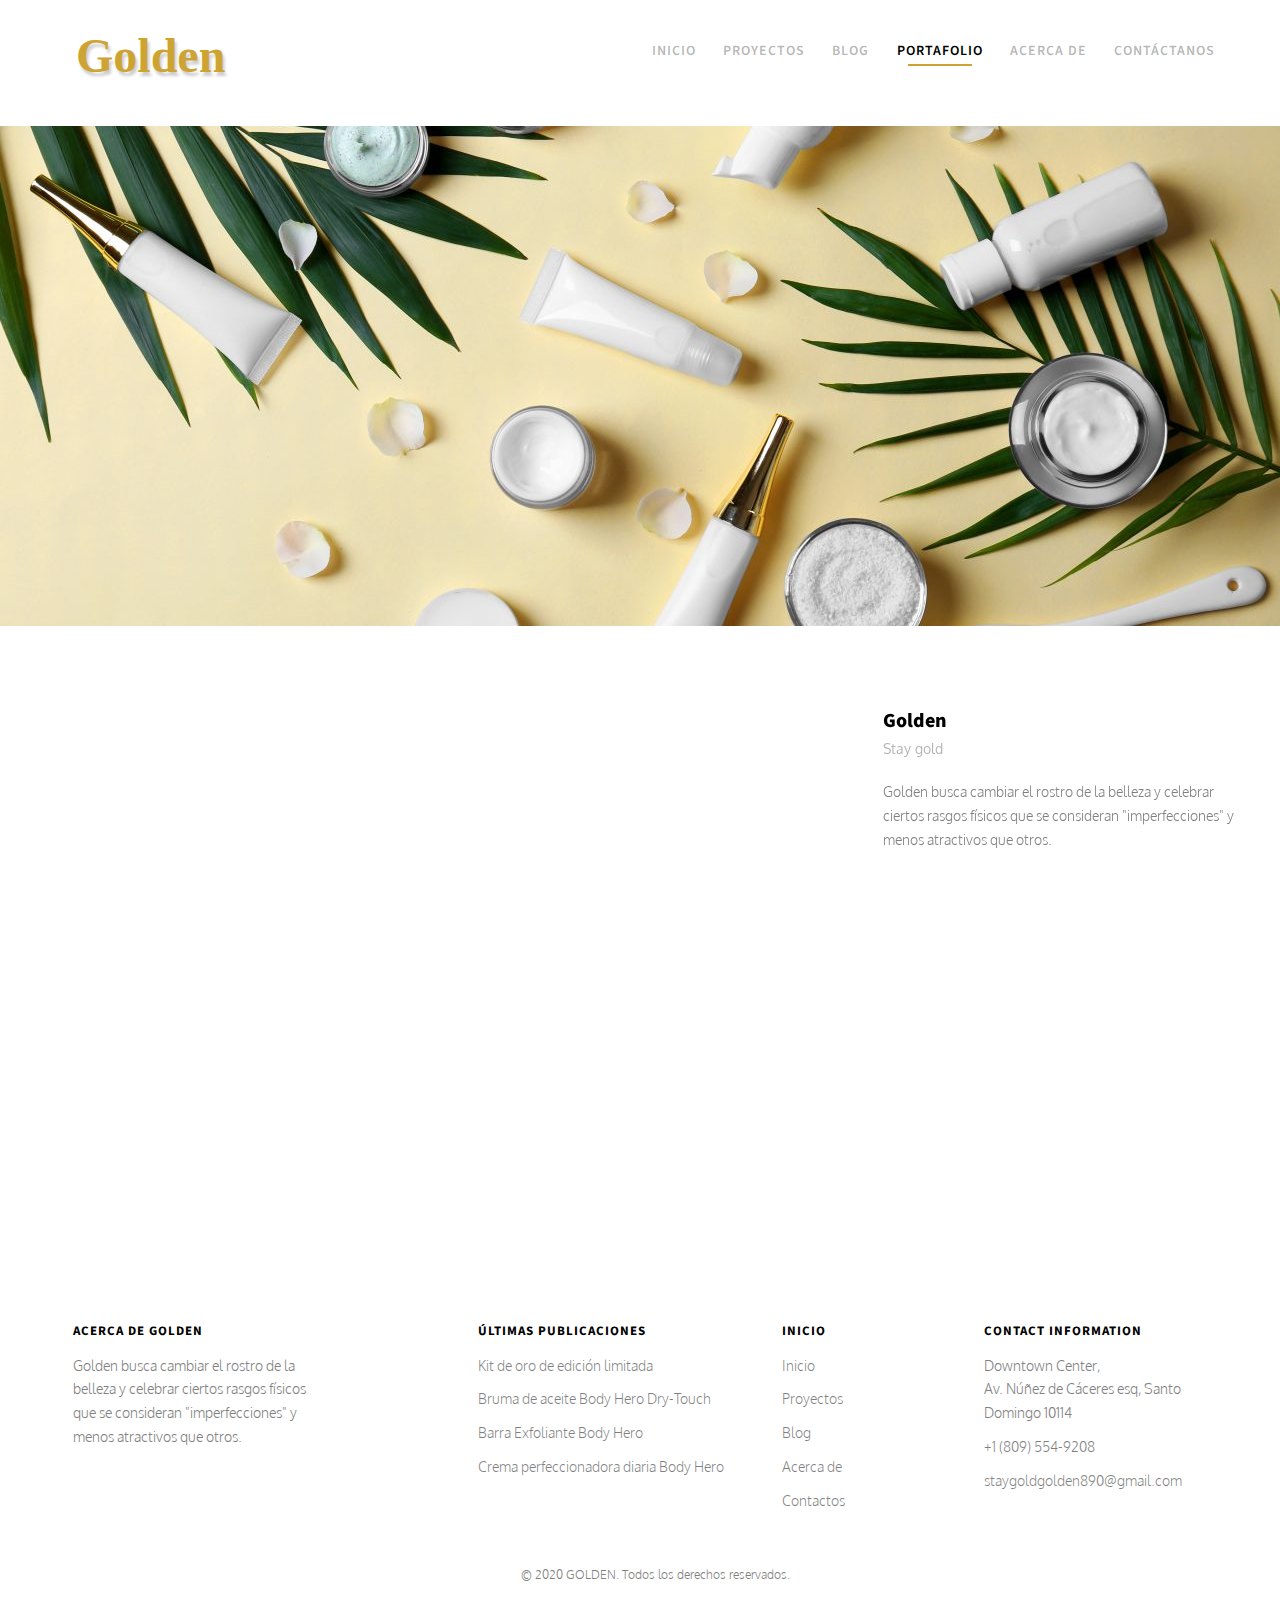
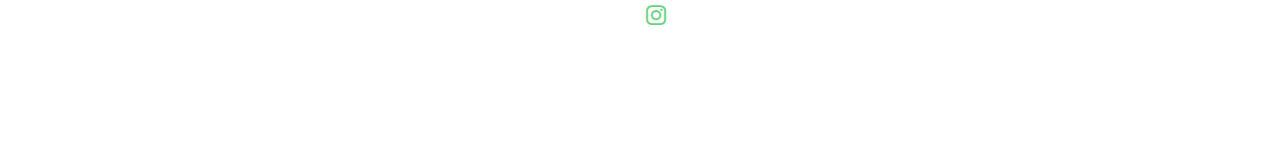
<file: portafolio.html>
<!DOCTYPE HTML>
<html>
	<head>
	<meta charset="utf-8">
	<meta http-equiv="X-UA-Compatible" content="IE=edge">
	<title>Golden</title>
	<meta name="viewport" content="width=device-width, initial-scale=1">
	<meta name="description" content="Free HTML5 Website Template by freehtml5.co" />
	<meta name="keywords" content="free website templates, free html5, free template, free bootstrap, free website template, html5, css3, mobile first, responsive" />
	<meta name="author" content="freehtml5.co" />
	<link rel="icon" type="jpg" href="images/unnamed.jpg" />
	<!-- 
	//////////////////////////////////////////////////////

	FREE HTML5 TEMPLATE 
	DESIGNED & DEVELOPED by FreeHTML5.co
		
	Website: 		http://freehtml5.co/
	Email: 			info@freehtml5.co
	Twitter: 		http://twitter.com/fh5co
	Facebook: 		https://www.facebook.com/fh5co

	//////////////////////////////////////////////////////
	 -->

  	<!-- Facebook and Twitter integration -->
	<meta property="og:title" content=""/>
	<meta property="og:image" content=""/>
	<meta property="og:url" content=""/>
	<meta property="og:site_name" content=""/>
	<meta property="og:description" content=""/>
	<meta name="twitter:title" content="" />
	<meta name="twitter:image" content="" />
	<meta name="twitter:url" content="" />
	<meta name="twitter:card" content="" />

	<link href="https://fonts.googleapis.com/css?family=Oxygen:300,400" rel="stylesheet">
	<link href="https://fonts.googleapis.com/css?family=Source+Sans+Pro:400,600,700" rel="stylesheet">
	
	<!-- Animate.css -->
	<link rel="stylesheet" href="css/animate.css">
	<!-- Icomoon Icon Fonts-->
	<link rel="stylesheet" href="css/icomoon.css">
	<!-- Bootstrap  -->
	<link rel="stylesheet" href="css/bootstrap.css">

	<!-- Magnific Popup -->
	<link rel="stylesheet" href="css/magnific-popup.css">

	<!-- Flexslider  -->
	<link rel="stylesheet" href="css/flexslider.css">

	<!-- Theme style  -->
	<link rel="stylesheet" href="css/style.css">

	<!-- Modernizr JS -->
	<script src="js/modernizr-2.6.2.min.js"></script>
	<!-- FOR IE9 below -->
	<!--[if lt IE 9]>
	<script src="js/respond.min.js"></script>
	<![endif]-->

	</head>
	<body>
		
	<div class="fh5co-loader"></div>
	
	<div id="page">
	<nav class="fh5co-nav" role="navigation">
		<div class="container-wrap">
			<div class="top-menu">
				<div class="row">
					<div class="col-xs-2">
						<div id="fh5co-logo"><a href="index.html">Golden</a></div>
					</div>
                    <div class="col-xs-10 text-right menu-1">
						<ul>
							<li><a href="index.html">Inicio</a></li>
							<li><a href="work.html">Proyectos</a></li>
							<li class="has-dropdown">
								<a href="https://5fd227e02298f.site123.me/">Blog</a>
							</li>
							<li class="active"><a href="portafolio.html">Portafolio</a></li>
					
							<li><a href="about.html">Acerca de</a></li>
							<li><a href="contact.html">Contáctanos</a></li>
						</ul>
					</div>
				</div>
				
			</div>
		</div>
	</nav>
	<div class="container-wrap">
		<aside id="fh5co-hero">
			<div class="flexslider">
				<ul class="slides">
			   	<li style="background-image: url(images/Cover-1-1280x640.jpg);">
			   		<div class="overlay-gradient"></div>
		   			<div class="row">
			   			<div class="col-md-6 col-md-offset-3 slider-text slider-text-bg">
			   				<div class="slider-text-inner text-center">
			   					<h1><strong>Portafolio</h1></div></strong>
			   				</div>
			   			</div>
			   		</div>
			   	</li>		   	
			  	</ul>
		  	</div>
		</aside>		
		<div id="fh5co-work">
			<div class="row">
				<div class="col-md-8">
					<iframe width="780" height="420" src="https://www.youtube.com/embed/A6Tjk89iW18" frameborder="0" allow="accelerometer; autoplay; clipboard-write; encrypted-media; gyroscope; picture-in-picture" allowfullscreen></iframe>
					</a>
				</div>
				<div class="col-md-4 fh5co-project-detail">
					<h2 class="fh5co-project-title">Golden</h2>
					<span class="fh5co-project-sub">Stay gold</span>
					<p>Golden busca cambiar el rostro de la belleza y celebrar ciertos rasgos físicos que se consideran "imperfecciones" y menos atractivos que otros.</p>
				</div>
				
			</div>
		</div>
	</div><!-- END container-wrap -->

	<div class="container-wrap">
		<footer id="fh5co-footer" role="contentinfo">
				<div class="row">
					<div class="col-md-3 fh5co-widget">
						<h4>Acerca de Golden</h4>
						<p>Golden busca cambiar el rostro de la belleza y celebrar ciertos rasgos físicos que se consideran "imperfecciones" y menos atractivos que otros. 
						</p>
					</div>
					<div class="col-md-3 col-md-push-1">
						<h4>últimas publicaciones</h4>
						<ul class="fh5co-footer-links">
							<li><a href="https://www.glossier.com/products/limited-edition-gold-kit">Kit de oro de edición limitada	</a></li>
							<li><a href="https://www.glossier.com/products/body-hero-dry-touch-oil-mist">Bruma de aceite Body Hero Dry-Touch</a></li>
							<li><a href="https://www.glossier.com/products/body-hero-exfoliating-bar">Barra Exfoliante Body Hero</a></li>
							<li><a href="https://www.glossier.com/products/body-hero-daily-perfecting-cream">Crema perfeccionadora diaria Body Hero	</a></li>
						</ul>
					</div>
	
					<div class="col-md-3 col-md-push-1">
						<h4>Inicio</h4>
						<ul class="fh5co-footer-links">
							<li><a href="index.html">Inicio</a></li>
							<li><a href="work.html">Proyectos</a></li>
							<li><a href="blog.html">Blog</a></li>
							<li><a href="about.html">Acerca de</a></li>
							<li><a href="contact.html">Contactos</a></li>
						</ul>
					</div>
	
					<div class="col-md-3">
						<h4>Contact Information</h4>
						<ul class="fh5co-footer-links">
							<li><a href=></a>Downtown Center, <br>  Av. Núñez de Cáceres esq, Santo Domingo 10114</li>
							<li><a href="">+1 (809) 554-9208</a></li>
							<li><a href="">staygoldgolden890@gmail.com</a></li>
						</ul>
					</div>
	
				</div>
	
				<div class="row copyright">
					<div class="col-md-12 text-center">
						<p>
							<small class="block">&copy; 2020 GOLDEN. Todos los derechos reservados.</small> 
						</p>
						<p>
							<ul class="fh5co-social-icons">
								<li><a href="#"><i class="icon-instagram"></i></a></li>
							</ul>
						</p>
					</div>
				</div>
		</footer>
	</div><!-- END container-wrap -->
	</div>

	<div class="gototop js-top">
		<a href="#" class="js-gotop"><i class="icon-arrow-up2"></i></a>
	</div>
	
	<!-- jQuery -->
	<script src="js/jquery.min.js"></script>
	<!-- jQuery Easing -->
	<script src="js/jquery.easing.1.3.js"></script>
	<!-- Bootstrap -->
	<script src="js/bootstrap.min.js"></script>
	<!-- Waypoints -->
	<script src="js/jquery.waypoints.min.js"></script>
	<!-- Flexslider -->
	<script src="js/jquery.flexslider-min.js"></script>
	<!-- Magnific Popup -->
	<script src="js/jquery.magnific-popup.min.js"></script>
	<script src="js/magnific-popup-options.js"></script>
	<!-- Counters -->
	<script src="js/jquery.countTo.js"></script>
	<!-- Main -->
	<script src="js/main.js"></script>

	</body>
</html>
</file>
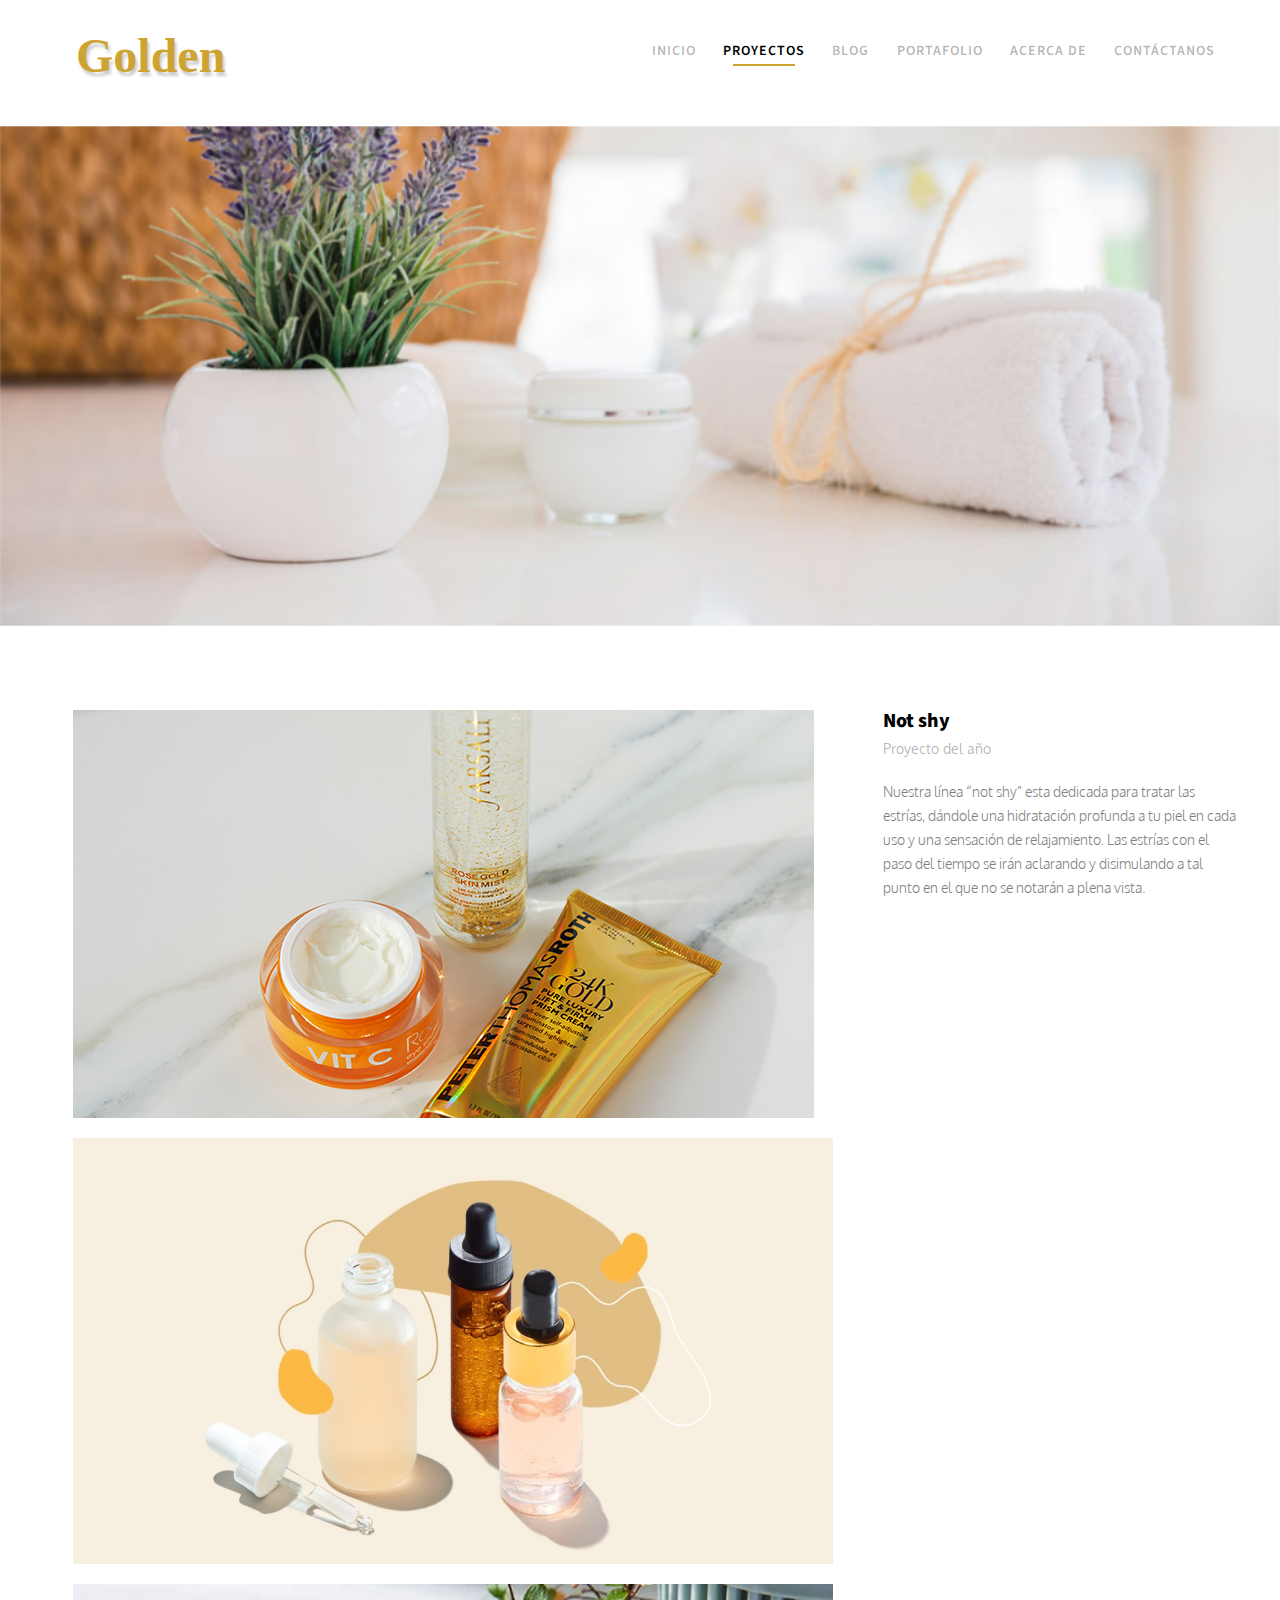
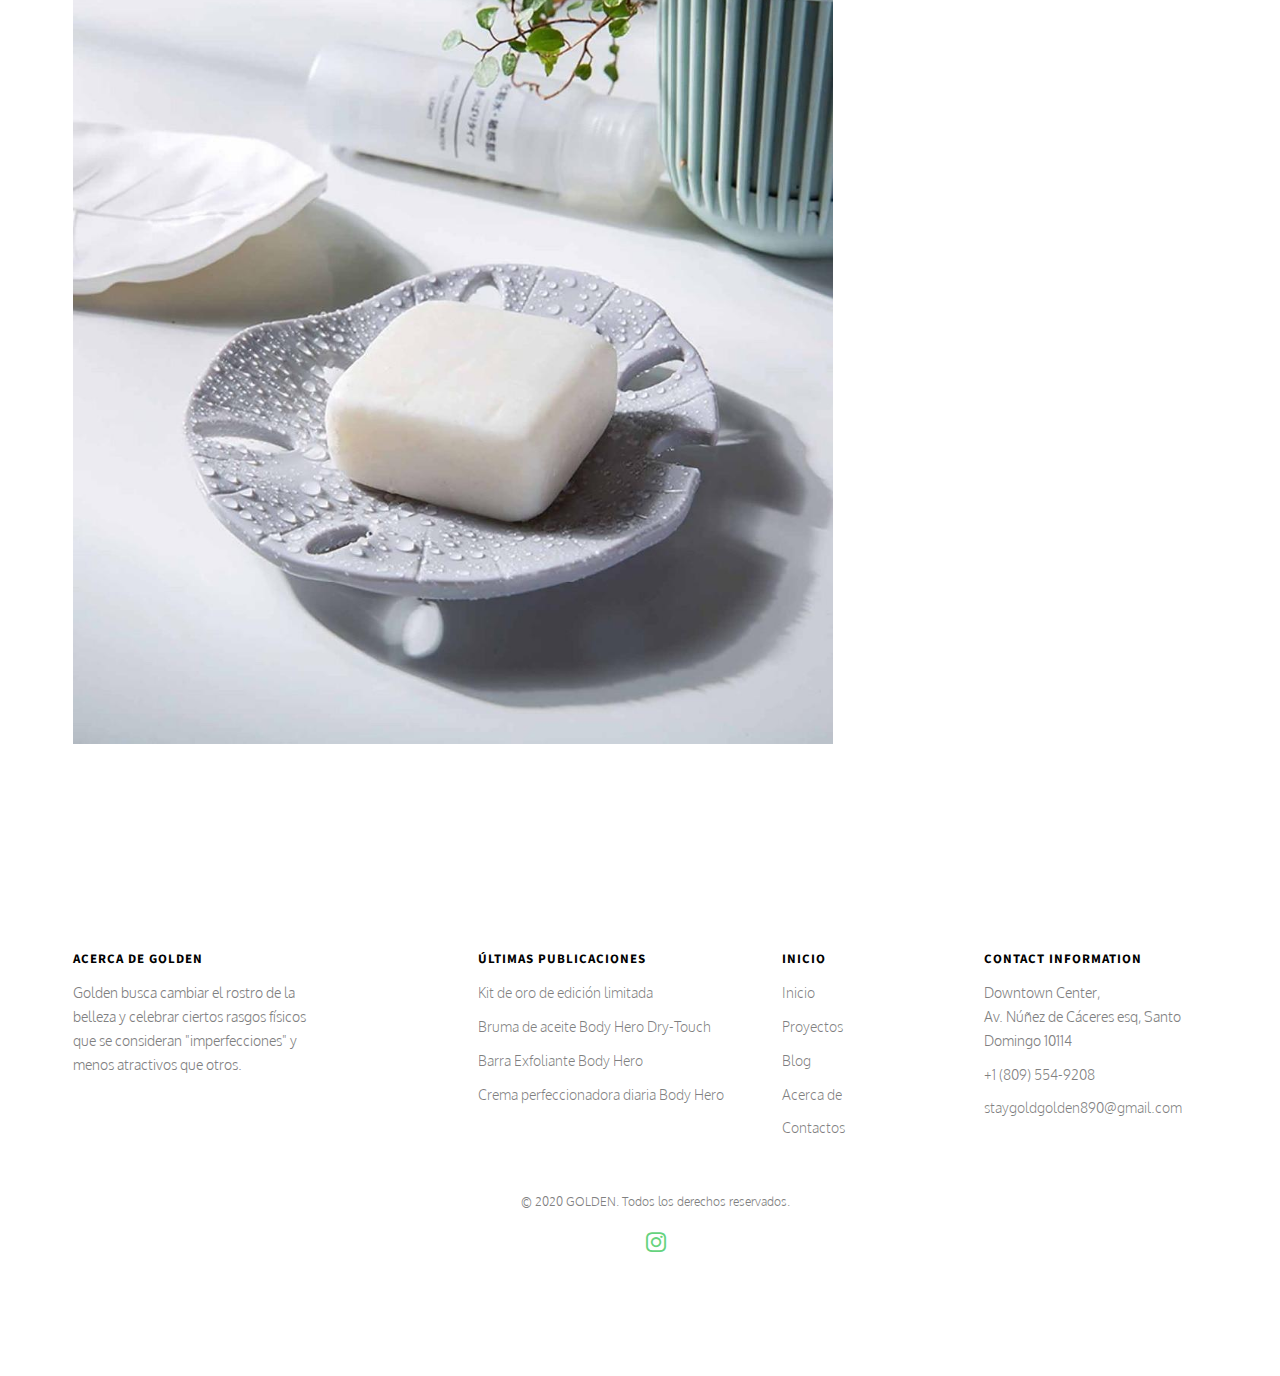
<file: work-single.html>
<!DOCTYPE HTML>
<html>
	<head>
	<meta charset="utf-8">
	<meta http-equiv="X-UA-Compatible" content="IE=edge">
	<title>Golden</title>
	<meta name="viewport" content="width=device-width, initial-scale=1">
	<meta name="description" content="Free HTML5 Website Template by freehtml5.co" />
	<meta name="keywords" content="free website templates, free html5, free template, free bootstrap, free website template, html5, css3, mobile first, responsive" />
	<meta name="author" content="freehtml5.co" />
	<link rel="icon" type="jpg" href="images/unnamed.jpg" />
	<!-- 
	//////////////////////////////////////////////////////

	FREE HTML5 TEMPLATE 
	DESIGNED & DEVELOPED by FreeHTML5.co
		
	Website: 		http://freehtml5.co/
	Email: 			info@freehtml5.co
	Twitter: 		http://twitter.com/fh5co
	Facebook: 		https://www.facebook.com/fh5co

	//////////////////////////////////////////////////////
	 -->

  	<!-- Facebook and Twitter integration -->
	<meta property="og:title" content=""/>
	<meta property="og:image" content=""/>
	<meta property="og:url" content=""/>
	<meta property="og:site_name" content=""/>
	<meta property="og:description" content=""/>
	<meta name="twitter:title" content="" />
	<meta name="twitter:image" content="" />
	<meta name="twitter:url" content="" />
	<meta name="twitter:card" content="" />

	<link href="https://fonts.googleapis.com/css?family=Oxygen:300,400" rel="stylesheet">
	<link href="https://fonts.googleapis.com/css?family=Source+Sans+Pro:400,600,700" rel="stylesheet">
	
	<!-- Animate.css -->
	<link rel="stylesheet" href="css/animate.css">
	<!-- Icomoon Icon Fonts-->
	<link rel="stylesheet" href="css/icomoon.css">
	<!-- Bootstrap  -->
	<link rel="stylesheet" href="css/bootstrap.css">

	<!-- Magnific Popup -->
	<link rel="stylesheet" href="css/magnific-popup.css">

	<!-- Flexslider  -->
	<link rel="stylesheet" href="css/flexslider.css">

	<!-- Theme style  -->
	<link rel="stylesheet" href="css/style.css">

	<!-- Modernizr JS -->
	<script src="js/modernizr-2.6.2.min.js"></script>
	<!-- FOR IE9 below -->
	<!--[if lt IE 9]>
	<script src="js/respond.min.js"></script>
	<![endif]-->

	</head>
	<body>
		
	<div class="fh5co-loader"></div>
	
	<div id="page">
	<nav class="fh5co-nav" role="navigation">
		<div class="container-wrap">
			<div class="top-menu">
				<div class="row">
					<div class="col-xs-2">
						<div id="fh5co-logo"><a href="index.html">Golden</a></div>
					</div>
					<div class="col-xs-10 text-right menu-1">
						<ul>
							<li><a href="index.html">Inicio</a></li>
							<li class="active"><a href="work.html">Proyectos</a></li>
							<li class="has-dropdown">
								<a href="https://5fd227e02298f.site123.me/">Blog</a>
							</li>
							<li><a href="portafolio.html">Portafolio</a></li>
					
							<li><a href="about.html">Acerca de</a></li>
							<li><a href="contact.html">Contáctanos</a></li>
						</ul>
					</div>
				</div>
				
			</div>
		</div>
	</nav>
	<div class="container-wrap">
		<aside id="fh5co-hero">
			<div class="flexslider">
				<ul class="slides">
			   	<li style="background-image: url(images/offer-deal-3.jpg);">
			   		<div class="overlay-gradient"></div>
		   			<div class="row">
			   			<div class="col-md-6 col-md-offset-3 slider-text slider-text-bg">
			   				<div class="slider-text-inner text-center">
			   					<h1><strong>Proyectos</h1></strong>
			   				</div>
			   			</div>
			   		</div>
			   	</li>		   	
			  	</ul>
		  	</div>
		</aside>		
		<div id="fh5co-work">
			<div class="row">
				<div class="col-md-8">
					<a href="images/Boujee_Skincare_Edited_Landscape_HEADER.jpg" class="image-popup img-portfolio-detail">
						<img src="images/Boujee_Skincare_Edited_Landscape_HEADER.jpg" class="img-responsive">
					</a>
					<a href="images/11980-BEAUTY_-_EXPLAINER_-_Most_Powerful_Ingredient_Combos_for_Your_Shelf-header-1296x728.jpg" class="image-popup img-portfolio-detail">
						<img src="images/11980-BEAUTY_-_EXPLAINER_-_Most_Powerful_Ingredient_Combos_for_Your_Shelf-header-1296x728.jpg" class="img-responsive">
					</a>
					<a href="images/bathroom-soap-holders-aesthetic-leaf-design-soap-dish-2_1200x1200.jpg" class="image-popup img-portfolio-detail">
						<img src="images/bathroom-soap-holders-aesthetic-leaf-design-soap-dish-2_1200x1200.jpg"  class="img-responsive">
					</a>
				</div>
				<div class="col-md-4 fh5co-project-detail">
					<h2 class="fh5co-project-title">Not shy</h2>
					<span class="fh5co-project-sub">Proyecto del año</span>
					<p>Nuestra línea “not shy” esta dedicada para tratar las estrías, dándole una hidratación profunda a tu piel en cada uso y una sensación de relajamiento. Las estrías con el paso del tiempo se irán aclarando y disimulando a tal punto en el que no se notarán a plena vista.</p>
				</div>
				
				
				<!-- <div class="col-md-4 text-center animate-box">
					<a href="#" class="work" style="background-image: url(images/portfolio-1.jpg);">
						<div class="desc">
							<h3>Project Name</h3>
							<span>Illustration</span>
						</div>
					</a>
				</div>
				<div class="col-md-4 text-center animate-box">
					<a href="#" class="work" style="background-image: url(images/portfolio-2.jpg);">
						<div class="desc">
							<h3>Project Name</h3>
							<span>Brading</span>
						</div>
					</a>
				</div>
				<div class="col-md-4 text-center animate-box">
					<a href="#" class="work" style="background-image: url(images/portfolio-3.jpg);">
						<div class="desc">
							<h3>Project Name</h3>
							<span>Illustration</span>
						</div>
					</a>
				</div>
				<div class="col-md-4 text-center animate-box">
					<a href="#" class="work" style="background-image: url(images/portfolio-4.jpg);">
						<div class="desc">
							<h3>Project Name</h3>
							<span>Illustration</span>
						</div>
					</a>
				</div>
				<div class="col-md-4 text-center animate-box">
					<a href="#" class="work image-popup" style="background-image: url(images/portfolio-5.jpg);">
						<div class="desc">
							<h3>Project Name</h3>
							<span>Brading</span>
						</div>
					</a>
				</div>
				<div class="col-md-4 text-center animate-box">
					<a href="#" class="work image-popup" style="background-image: url(images/portfolio-6.jpg);">
						<div class="desc">
							<h3>Project Name</h3>
							<span>Illustration</span>
						</div>
					</a>
				</div> -->
			</div>
		</div>
	</div><!-- END container-wrap -->

	<div class="container-wrap">
		<footer id="fh5co-footer" role="contentinfo">
			<div class="row">
				<div class="col-md-3 fh5co-widget">
					<h4>Acerca de Golden</h4>
					<p>Golden busca cambiar el rostro de la belleza y celebrar ciertos rasgos físicos que se consideran "imperfecciones" y menos atractivos que otros. 
					</p>
				</div>
				<div class="col-md-3 col-md-push-1">
					<h4>últimas publicaciones</h4>
					<ul class="fh5co-footer-links">
						<li><a href="https://www.glossier.com/products/limited-edition-gold-kit">Kit de oro de edición limitada	</a></li>
						<li><a href="https://www.glossier.com/products/body-hero-dry-touch-oil-mist">Bruma de aceite Body Hero Dry-Touch</a></li>
						<li><a href="https://www.glossier.com/products/body-hero-exfoliating-bar">Barra Exfoliante Body Hero</a></li>
						<li><a href="https://www.glossier.com/products/body-hero-daily-perfecting-cream">Crema perfeccionadora diaria Body Hero	</a></li>
					</ul>
				</div>

				<div class="col-md-3 col-md-push-1">
					<h4>Inicio</h4>
					<ul class="fh5co-footer-links">
						<li><a href="index.html">Inicio</a></li>
						<li><a href="work.html">Proyectos</a></li>
						<li><a href="blog.html">Blog</a></li>
						<li><a href="about.html">Acerca de</a></li>
						<li><a href="contact.html">Contactos</a></li>
					</ul>
				</div>

				<div class="col-md-3">
					<h4>Contact Information</h4>
					<ul class="fh5co-footer-links">
						<li><a href=></a>Downtown Center, <br>  Av. Núñez de Cáceres esq, Santo Domingo 10114</li>
						<li><a href="">+1 (809) 554-9208</a></li>
						<li><a href="">staygoldgolden890@gmail.com</a></li>
					</ul>
				</div>

			</div>

			<div class="row copyright">
				<div class="col-md-12 text-center">
					<p>
						<small class="block">&copy; 2020 GOLDEN. Todos los derechos reservados.</small> 
					</p>
					<p>
						<ul class="fh5co-social-icons">
							<li><a href="#"><i class="icon-instagram"></i></a></li>
						</ul>
					</p>
				</div>
			</div>
		</footer>
	</div><!-- END container-wrap -->
	</div>

	<div class="gototop js-top">
		<a href="#" class="js-gotop"><i class="icon-arrow-up2"></i></a>
	</div>
	
	<!-- jQuery -->
	<script src="js/jquery.min.js"></script>
	<!-- jQuery Easing -->
	<script src="js/jquery.easing.1.3.js"></script>
	<!-- Bootstrap -->
	<script src="js/bootstrap.min.js"></script>
	<!-- Waypoints -->
	<script src="js/jquery.waypoints.min.js"></script>
	<!-- Flexslider -->
	<script src="js/jquery.flexslider-min.js"></script>
	<!-- Magnific Popup -->
	<script src="js/jquery.magnific-popup.min.js"></script>
	<script src="js/magnific-popup-options.js"></script>
	<!-- Counters -->
	<script src="js/jquery.countTo.js"></script>
	<!-- Main -->
	<script src="js/main.js"></script>

	</body>
</html>
</file>
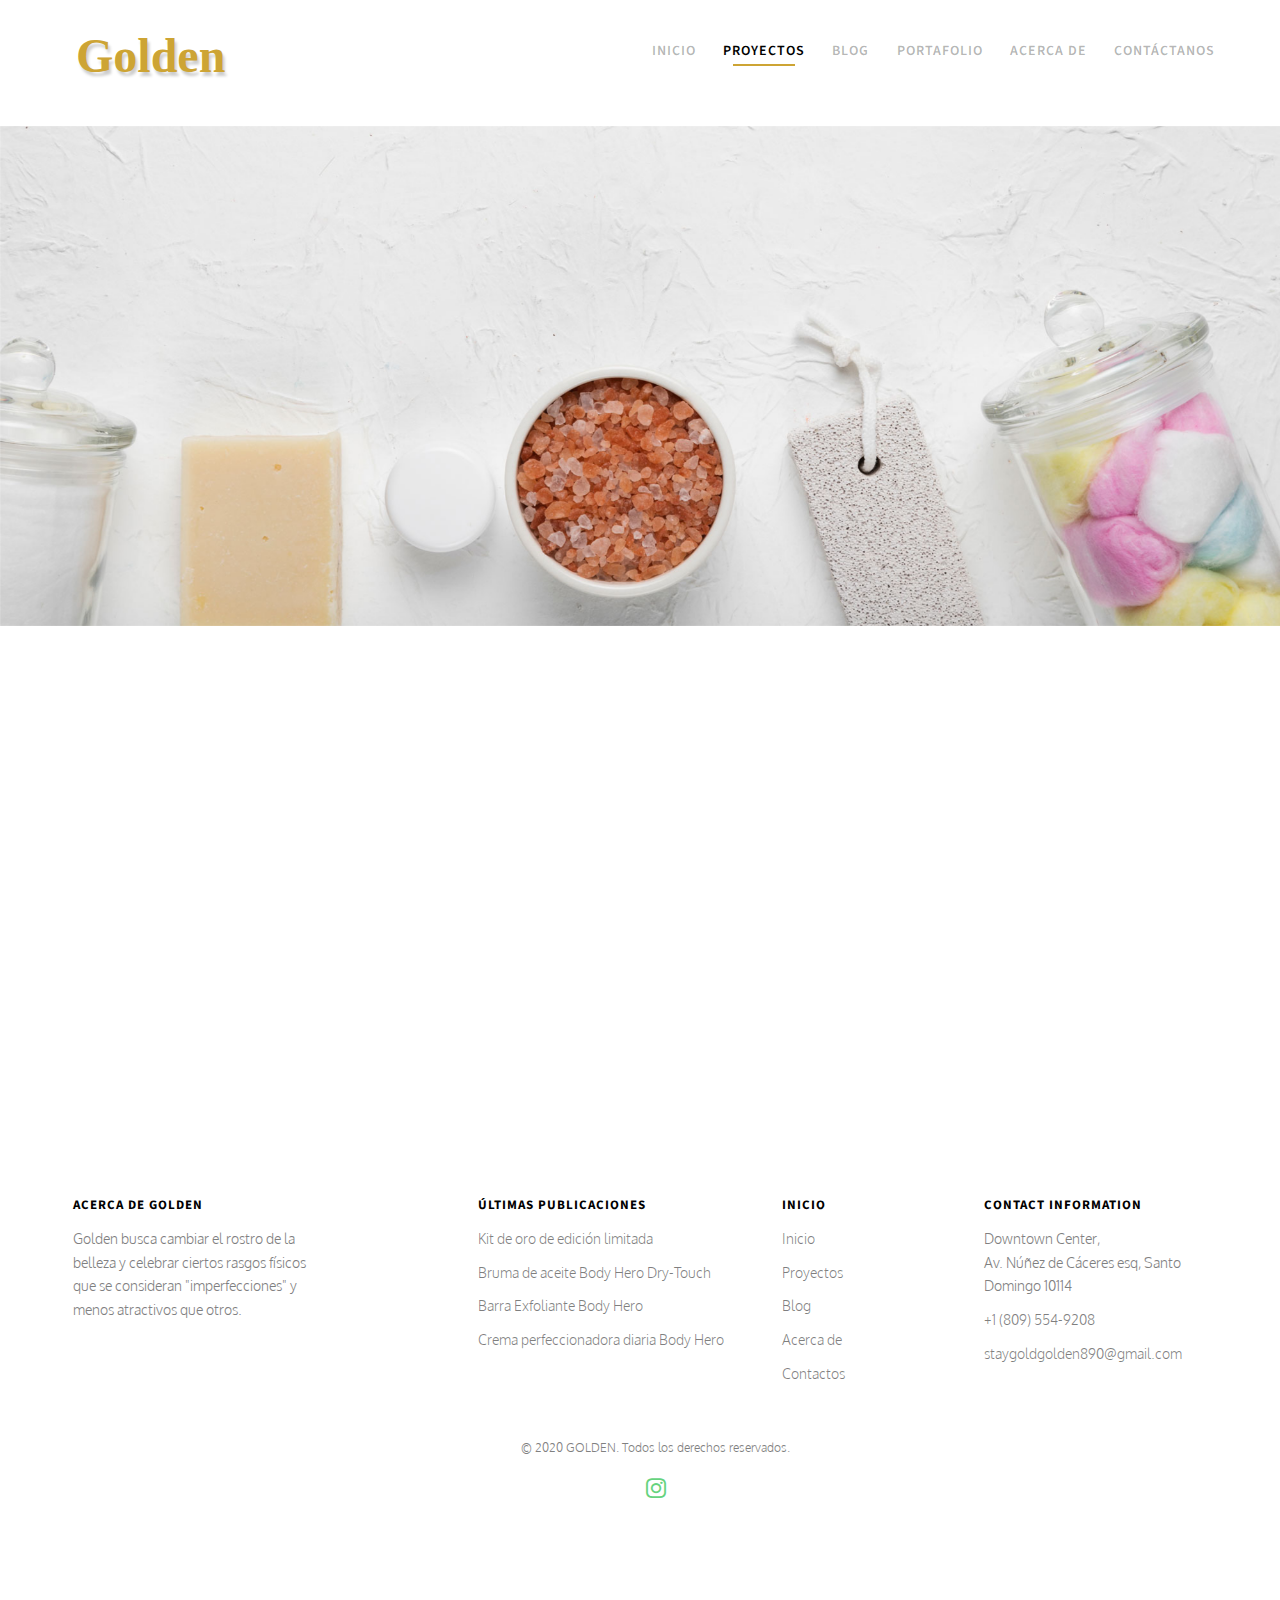
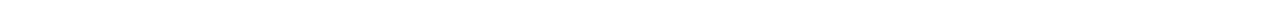
<file: work.html>
<!DOCTYPE HTML>
<html>
	<head>
	<meta charset="utf-8">
	<meta http-equiv="X-UA-Compatible" content="IE=edge">
	<title>Golden</title>
	<meta name="viewport" content="width=device-width, initial-scale=1">
	<meta name="description" content="Free HTML5 Website Template by freehtml5.co" />
	<meta name="keywords" content="free website templates, free html5, free template, free bootstrap, free website template, html5, css3, mobile first, responsive" />
	<meta name="author" content="freehtml5.co" />
	<link rel="icon" type="jpg" href="images/unnamed.jpg" />
	<!-- 
	//////////////////////////////////////////////////////

	FREE HTML5 TEMPLATE 
	DESIGNED & DEVELOPED by FreeHTML5.co
		
	Website: 		http://freehtml5.co/
	Email: 			info@freehtml5.co
	Twitter: 		http://twitter.com/fh5co
	Facebook: 		https://www.facebook.com/fh5co

	//////////////////////////////////////////////////////
	 -->

  	<!-- Facebook and Twitter integration -->
	<meta property="og:title" content=""/>
	<meta property="og:image" content=""/>
	<meta property="og:url" content=""/>
	<meta property="og:site_name" content=""/>
	<meta property="og:description" content=""/>
	<meta name="twitter:title" content="" />
	<meta name="twitter:image" content="" />
	<meta name="twitter:url" content="" />
	<meta name="twitter:card" content="" />

	<link href="https://fonts.googleapis.com/css?family=Oxygen:300,400" rel="stylesheet">
	<link href="https://fonts.googleapis.com/css?family=Source+Sans+Pro:400,600,700" rel="stylesheet">
	
	<!-- Animate.css -->
	<link rel="stylesheet" href="css/animate.css">
	<!-- Icomoon Icon Fonts-->
	<link rel="stylesheet" href="css/icomoon.css">
	<!-- Bootstrap  -->
	<link rel="stylesheet" href="css/bootstrap.css">

	<!-- Magnific Popup -->
	<link rel="stylesheet" href="css/magnific-popup.css">

	<!-- Flexslider  -->
	<link rel="stylesheet" href="css/flexslider.css">

	<!-- Theme style  -->
	<link rel="stylesheet" href="css/style.css">

	<!-- Modernizr JS -->
	<script src="js/modernizr-2.6.2.min.js"></script>
	<!-- FOR IE9 below -->
	<!--[if lt IE 9]>
	<script src="js/respond.min.js"></script>
	<![endif]-->

	</head>
	<body>
		
	<div class="fh5co-loader"></div>
	
	<div id="page">
	<nav class="fh5co-nav" role="navigation">
		<div class="container-wrap">
			<div class="top-menu">
				<div class="row">
					<div class="col-xs-2">
						<div id="fh5co-logo"><a href="index.html">Golden</a></div>
					</div>
					<div class="col-xs-10 text-right menu-1">
						<ul>
							<li><a href="index.html">Inicio</a></li>
							<li class="active"><a href="work.html">Proyectos</a></li>
							<li class="has-dropdown">
								<a href="https://5fd227e02298f.site123.me/">Blog</a>
							</li>
							<li><a href="portafolio.html">Portafolio</a></li>
					
							<li><a href="about.html">Acerca de</a></li>
							<li><a href="contact.html">Contáctanos</a></li>
						</ul>
					</div>
				</div>
				
			</div>
		</div>
	</nav>
	<div class="container-wrap">
		<aside id="fh5co-hero">
			<div class="flexslider">
				<ul class="slides">
			   	<li style="background-image: url(images/bg_1.jpg);">
			   		<div class="overlay-gradient"></div>
		   			<div class="row">
			   			<div class="col-md-6 col-md-offset-3 slider-text slider-text-bg">
			   				<div class="slider-text-inner text-center">
			   					<h1><strong>Proyectos</h1></strong>
			   				</div>
			   			</div>
			   		</div>
			   	</li>		   	
			  	</ul>
		  	</div>
		</aside>		
		<div id="fh5co-work">
			<div class="row">
				<div class="row">
					<div class="col-md-4 text-center animate-box">
						<a href="work-single.html" class="work"  style="background-image: url(images/Boujee_Skincare_Edited_Landscape_HEADER.jpg);">
							<div class="desc">
								<h3>Not shy</h3>
								<span>"No tímida/o"</span>
							</div>
						</a>
					</div>
					<div class="col-md-4 text-center animate-box">
						<a href="work-single.html" class="work" style="background-image: url(images/11980-BEAUTY_-_EXPLAINER_-_Most_Powerful_Ingredient_Combos_for_Your_Shelf-header-1296x728.jpg);">
							<div class="desc">
								<h3>Gimme Love</h3>
								<span>Dame-dame amor</span>
							</div>
						</a>
					</div>
					<div class="col-md-4 text-center animate-box">
						<a href="work-single.html" class="work" style="background-image: url(images/bathroom-soap-holders-aesthetic-leaf-design-soap-dish-2_1200x1200.jpg);">
							<div class="desc">
								<h3>505</h3>
								<span>505 -Arctic Monkeys</span>
							</div>
						</a>
					</div>
				</div>
		</div>
	</div><!-- END container-wrap -->

	<div class="container-wrap">
		<footer id="fh5co-footer" role="contentinfo">
			<div class="row">
				<div class="col-md-3 fh5co-widget">
					<h4>Acerca de Golden</h4>
					<p>Golden busca cambiar el rostro de la belleza y celebrar ciertos rasgos físicos que se consideran "imperfecciones" y menos atractivos que otros. 
					</p>
				</div>
				<div class="col-md-3 col-md-push-1">
					<h4>últimas publicaciones</h4>
					<ul class="fh5co-footer-links">
						<li><a href="https://www.glossier.com/products/limited-edition-gold-kit">Kit de oro de edición limitada	</a></li>
						<li><a href="https://www.glossier.com/products/body-hero-dry-touch-oil-mist">Bruma de aceite Body Hero Dry-Touch</a></li>
						<li><a href="https://www.glossier.com/products/body-hero-exfoliating-bar">Barra Exfoliante Body Hero</a></li>
						<li><a href="https://www.glossier.com/products/body-hero-daily-perfecting-cream">Crema perfeccionadora diaria Body Hero	</a></li>
					</ul>
				</div>

				<div class="col-md-3 col-md-push-1">
					<h4>Inicio</h4>
					<ul class="fh5co-footer-links">
						<li><a href="index.html">Inicio</a></li>
						<li><a href="work.html">Proyectos</a></li>
						<li><a href="blog.html">Blog</a></li>
						<li><a href="about.html">Acerca de</a></li>
						<li><a href="contact.html">Contactos</a></li>
					</ul>
				</div>

				<div class="col-md-3">
					<h4>Contact Information</h4>
					<ul class="fh5co-footer-links">
						<li><a href=></a>Downtown Center, <br>  Av. Núñez de Cáceres esq, Santo Domingo 10114</li>
						<li><a href="">+1 (809) 554-9208</a></li>
						<li><a href="">staygoldgolden890@gmail.com</a></li>
					</ul>
				</div>

			</div>

			<div class="row copyright">
				<div class="col-md-12 text-center">
					<p>
						<small class="block">&copy; 2020 GOLDEN. Todos los derechos reservados.</small> 
					</p>
					<p>
						<ul class="fh5co-social-icons">
							<li><a href="#"><i class="icon-instagram"></i></a></li>
						</ul>
					</p>
				</div>
			</div>
		</footer>
	</div><!-- END container-wrap -->
	</div>

	<div class="gototop js-top">
		<a href="#" class="js-gotop"><i class="icon-arrow-up2"></i></a>
	</div>
	
	<!-- jQuery -->
	<script src="js/jquery.min.js"></script>
	<!-- jQuery Easing -->
	<script src="js/jquery.easing.1.3.js"></script>
	<!-- Bootstrap -->
	<script src="js/bootstrap.min.js"></script>
	<!-- Waypoints -->
	<script src="js/jquery.waypoints.min.js"></script>
	<!-- Flexslider -->
	<script src="js/jquery.flexslider-min.js"></script>
	<!-- Magnific Popup -->
	<script src="js/jquery.magnific-popup.min.js"></script>
	<script src="js/magnific-popup-options.js"></script>
	<!-- Counters -->
	<script src="js/jquery.countTo.js"></script>
	<!-- Main -->
	<script src="js/main.js"></script>

	</body>
</html>
</file>
<file: css/icomoon.css>
@font-face {
  font-family: 'icomoon';
  src:  url('fonts/icomoon.eot?5j2n32');
  src:  url('fonts/icomoon.eot?5j2n32#iefix') format('embedded-opentype'),
    url('fonts/icomoon.ttf?5j2n32') format('truetype'),
    url('fonts/icomoon.woff?5j2n32') format('woff'),
    url('fonts/icomoon.svg?5j2n32#icomoon') format('svg');
  font-weight: normal;
  font-style: normal;
}

[class^="icon-"], [class*=" icon-"] {
  /* use !important to prevent issues with browser extensions that change fonts */
  font-family: 'icomoon' !important;
  speak: none;
  font-style: normal;
  font-weight: normal;
  font-variant: normal;
  text-transform: none;
  line-height: 1;

  /* Better Font Rendering =========== */
  -webkit-font-smoothing: antialiased;
  -moz-osx-font-smoothing: grayscale;
}

.icon-eye2:before {
  content: "\e064";
}
.icon-paper-clip:before {
  content: "\e065";
}
.icon-mail5:before {
  content: "\e066";
}
.icon-toggle:before {
  content: "\e067";
}
.icon-layout:before {
  content: "\e068";
}
.icon-link2:before {
  content: "\e069";
}
.icon-bell2:before {
  content: "\e06a";
}
.icon-lock3:before {
  content: "\e06b";
}
.icon-unlock:before {
  content: "\e06c";
}
.icon-ribbon2:before {
  content: "\e06d";
}
.icon-image2:before {
  content: "\e06e";
}
.icon-signal:before {
  content: "\e06f";
}
.icon-target3:before {
  content: "\e070";
}
.icon-clipboard3:before {
  content: "\e071";
}
.icon-clock3:before {
  content: "\e072";
}
.icon-watch:before {
  content: "\e073";
}
.icon-air-play:before {
  content: "\e074";
}
.icon-camera3:before {
  content: "\e075";
}
.icon-video2:before {
  content: "\e076";
}
.icon-disc:before {
  content: "\e077";
}
.icon-printer3:before {
  content: "\e078";
}
.icon-monitor:before {
  content: "\e079";
}
.icon-server:before {
  content: "\e07a";
}
.icon-cog2:before {
  content: "\e07b";
}
.icon-heart3:before {
  content: "\e07c";
}
.icon-paragraph:before {
  content: "\e07d";
}
.icon-align-justify:before {
  content: "\e07e";
}
.icon-align-left:before {
  content: "\e07f";
}
.icon-align-center:before {
  content: "\e080";
}
.icon-align-right:before {
  content: "\e081";
}
.icon-book2:before {
  content: "\e082";
}
.icon-layers2:before {
  content: "\e083";
}
.icon-stack2:before {
  content: "\e084";
}
.icon-stack-2:before {
  content: "\e085";
}
.icon-paper:before {
  content: "\e086";
}
.icon-paper-stack:before {
  content: "\e087";
}
.icon-search3:before {
  content: "\e088";
}
.icon-zoom-in2:before {
  content: "\e089";
}
.icon-zoom-out2:before {
  content: "\e08a";
}
.icon-reply2:before {
  content: "\e08b";
}
.icon-circle-plus:before {
  content: "\e08c";
}
.icon-circle-minus:before {
  content: "\e08d";
}
.icon-circle-check:before {
  content: "\e08e";
}
.icon-circle-cross:before {
  content: "\e08f";
}
.icon-square-plus:before {
  content: "\e090";
}
.icon-square-minus:before {
  content: "\e091";
}
.icon-square-check:before {
  content: "\e092";
}
.icon-square-cross:before {
  content: "\e093";
}
.icon-microphone:before {
  content: "\e094";
}
.icon-record:before {
  content: "\e095";
}
.icon-skip-back:before {
  content: "\e096";
}
.icon-rewind:before {
  content: "\e097";
}
.icon-play4:before {
  content: "\e098";
}
.icon-pause3:before {
  content: "\e099";
}
.icon-stop3:before {
  content: "\e09a";
}
.icon-fast-forward:before {
  content: "\e09b";
}
.icon-skip-forward:before {
  content: "\e09c";
}
.icon-shuffle2:before {
  content: "\e09d";
}
.icon-repeat:before {
  content: "\e09e";
}
.icon-folder2:before {
  content: "\e09f";
}
.icon-umbrella:before {
  content: "\e0a0";
}
.icon-moon:before {
  content: "\e0a1";
}
.icon-thermometer:before {
  content: "\e0a2";
}
.icon-drop:before {
  content: "\e0a3";
}
.icon-sun2:before {
  content: "\e0a4";
}
.icon-cloud3:before {
  content: "\e0a5";
}
.icon-cloud-upload2:before {
  content: "\e0a6";
}
.icon-cloud-download2:before {
  content: "\e0a7";
}
.icon-upload4:before {
  content: "\e0a8";
}
.icon-download4:before {
  content: "\e0a9";
}
.icon-location3:before {
  content: "\e0aa";
}
.icon-location-2:before {
  content: "\e0ab";
}
.icon-map3:before {
  content: "\e0ac";
}
.icon-battery:before {
  content: "\e0ad";
}
.icon-head:before {
  content: "\e0ae";
}
.icon-briefcase3:before {
  content: "\e0af";
}
.icon-speech-bubble:before {
  content: "\e0b0";
}
.icon-anchor2:before {
  content: "\e0b1";
}
.icon-globe2:before {
  content: "\e0b2";
}
.icon-box:before {
  content: "\e0b3";
}
.icon-reload:before {
  content: "\e0b4";
}
.icon-share3:before {
  content: "\e0b5";
}
.icon-marquee:before {
  content: "\e0b6";
}
.icon-marquee-plus:before {
  content: "\e0b7";
}
.icon-marquee-minus:before {
  content: "\e0b8";
}
.icon-tag:before {
  content: "\e0b9";
}
.icon-power2:before {
  content: "\e0ba";
}
.icon-command2:before {
  content: "\e0bb";
}
.icon-alt:before {
  content: "\e0bc";
}
.icon-esc:before {
  content: "\e0bd";
}
.icon-bar-graph:before {
  content: "\e0be";
}
.icon-bar-graph-2:before {
  content: "\e0bf";
}
.icon-pie-graph:before {
  content: "\e0c0";
}
.icon-star:before {
  content: "\e0c1";
}
.icon-arrow-left3:before {
  content: "\e0c2";
}
.icon-arrow-right3:before {
  content: "\e0c3";
}
.icon-arrow-up3:before {
  content: "\e0c4";
}
.icon-arrow-down3:before {
  content: "\e0c5";
}
.icon-volume:before {
  content: "\e0c6";
}
.icon-mute:before {
  content: "\e0c7";
}
.icon-content-right:before {
  content: "\e100";
}
.icon-content-left:before {
  content: "\e101";
}
.icon-grid2:before {
  content: "\e102";
}
.icon-grid-2:before {
  content: "\e103";
}
.icon-columns:before {
  content: "\e104";
}
.icon-loader:before {
  content: "\e105";
}
.icon-bag:before {
  content: "\e106";
}
.icon-ban:before {
  content: "\e107";
}
.icon-flag3:before {
  content: "\e108";
}
.icon-trash:before {
  content: "\e109";
}
.icon-expand2:before {
  content: "\e110";
}
.icon-contract:before {
  content: "\e111";
}
.icon-maximize:before {
  content: "\e112";
}
.icon-minimize:before {
  content: "\e113";
}
.icon-plus2:before {
  content: "\e114";
}
.icon-minus2:before {
  content: "\e115";
}
.icon-check:before {
  content: "\e116";
}
.icon-cross2:before {
  content: "\e117";
}
.icon-move:before {
  content: "\e118";
}
.icon-delete:before {
  content: "\e119";
}
.icon-menu5:before {
  content: "\e120";
}
.icon-archive:before {
  content: "\e121";
}
.icon-inbox:before {
  content: "\e122";
}
.icon-outbox:before {
  content: "\e123";
}
.icon-file:before {
  content: "\e124";
}
.icon-file-add:before {
  content: "\e125";
}
.icon-file-subtract:before {
  content: "\e126";
}
.icon-help:before {
  content: "\e127";
}
.icon-open:before {
  content: "\e128";
}
.icon-ellipsis:before {
  content: "\e129";
}
.icon-heart4:before {
  content: "\e900";
}
.icon-cloud4:before {
  content: "\e901";
}
.icon-star2:before {
  content: "\e902";
}
.icon-tv2:before {
  content: "\e903";
}
.icon-sound:before {
  content: "\e904";
}
.icon-video3:before {
  content: "\e905";
}
.icon-trash2:before {
  content: "\e906";
}
.icon-user2:before {
  content: "\e907";
}
.icon-key3:before {
  content: "\e908";
}
.icon-search4:before {
  content: "\e909";
}
.icon-settings:before {
  content: "\e90a";
}
.icon-camera4:before {
  content: "\e90b";
}
.icon-tag2:before {
  content: "\e90c";
}
.icon-lock4:before {
  content: "\e90d";
}
.icon-bulb:before {
  content: "\e90e";
}
.icon-pen2:before {
  content: "\e90f";
}
.icon-diamond:before {
  content: "\e910";
}
.icon-display2:before {
  content: "\e911";
}
.icon-location4:before {
  content: "\e912";
}
.icon-eye3:before {
  content: "\e913";
}
.icon-bubble3:before {
  content: "\e914";
}
.icon-stack3:before {
  content: "\e915";
}
.icon-cup:before {
  content: "\e916";
}
.icon-phone3:before {
  content: "\e917";
}
.icon-news:before {
  content: "\e918";
}
.icon-mail6:before {
  content: "\e919";
}
.icon-like:before {
  content: "\e91a";
}
.icon-photo:before {
  content: "\e91b";
}
.icon-note:before {
  content: "\e91c";
}
.icon-clock4:before {
  content: "\e91d";
}
.icon-paperplane:before {
  content: "\e91e";
}
.icon-params:before {
  content: "\e91f";
}
.icon-banknote:before {
  content: "\e920";
}
.icon-data:before {
  content: "\e921";
}
.icon-music2:before {
  content: "\e922";
}
.icon-megaphone2:before {
  content: "\e923";
}
.icon-study:before {
  content: "\e924";
}
.icon-lab2:before {
  content: "\e925";
}
.icon-food:before {
  content: "\e926";
}
.icon-t-shirt:before {
  content: "\e927";
}
.icon-fire2:before {
  content: "\e928";
}
.icon-clip:before {
  content: "\e929";
}
.icon-shop:before {
  content: "\e92a";
}
.icon-calendar3:before {
  content: "\e92b";
}
.icon-wallet2:before {
  content: "\e92c";
}
.icon-vynil:before {
  content: "\e92d";
}
.icon-truck2:before {
  content: "\e92e";
}
.icon-world:before {
  content: "\e92f";
}
.icon-mobile:before {
  content: "\e000";
}
.icon-laptop:before {
  content: "\e001";
}
.icon-desktop:before {
  content: "\e002";
}
.icon-tablet:before {
  content: "\e003";
}
.icon-phone:before {
  content: "\e004";
}
.icon-document:before {
  content: "\e005";
}
.icon-documents:before {
  content: "\e006";
}
.icon-search:before {
  content: "\e007";
}
.icon-clipboard:before {
  content: "\e008";
}
.icon-newspaper:before {
  content: "\e009";
}
.icon-notebook:before {
  content: "\e00a";
}
.icon-book-open:before {
  content: "\e00b";
}
.icon-browser:before {
  content: "\e00c";
}
.icon-calendar:before {
  content: "\e00d";
}
.icon-presentation:before {
  content: "\e00e";
}
.icon-picture:before {
  content: "\e00f";
}
.icon-pictures:before {
  content: "\e010";
}
.icon-video:before {
  content: "\e011";
}
.icon-camera:before {
  content: "\e012";
}
.icon-printer:before {
  content: "\e013";
}
.icon-toolbox:before {
  content: "\e014";
}
.icon-briefcase:before {
  content: "\e015";
}
.icon-wallet:before {
  content: "\e016";
}
.icon-gift:before {
  content: "\e017";
}
.icon-bargraph:before {
  content: "\e018";
}
.icon-grid:before {
  content: "\e019";
}
.icon-expand:before {
  content: "\e01a";
}
.icon-focus:before {
  content: "\e01b";
}
.icon-edit:before {
  content: "\e01c";
}
.icon-adjustments:before {
  content: "\e01d";
}
.icon-ribbon:before {
  content: "\e01e";
}
.icon-hourglass:before {
  content: "\e01f";
}
.icon-lock:before {
  content: "\e020";
}
.icon-megaphone:before {
  content: "\e021";
}
.icon-shield:before {
  content: "\e022";
}
.icon-trophy:before {
  content: "\e023";
}
.icon-flag:before {
  content: "\e024";
}
.icon-map:before {
  content: "\e025";
}
.icon-puzzle:before {
  content: "\e026";
}
.icon-basket:before {
  content: "\e027";
}
.icon-envelope:before {
  content: "\e028";
}
.icon-streetsign:before {
  content: "\e029";
}
.icon-telescope:before {
  content: "\e02a";
}
.icon-gears:before {
  content: "\e02b";
}
.icon-key:before {
  content: "\e02c";
}
.icon-paperclip:before {
  content: "\e02d";
}
.icon-attachment:before {
  content: "\e02e";
}
.icon-pricetags:before {
  content: "\e02f";
}
.icon-lightbulb:before {
  content: "\e030";
}
.icon-layers:before {
  content: "\e031";
}
.icon-pencil:before {
  content: "\e032";
}
.icon-tools:before {
  content: "\e033";
}
.icon-tools-2:before {
  content: "\e034";
}
.icon-scissors:before {
  content: "\e035";
}
.icon-paintbrush:before {
  content: "\e036";
}
.icon-magnifying-glass:before {
  content: "\e037";
}
.icon-circle-compass:before {
  content: "\e038";
}
.icon-linegraph:before {
  content: "\e039";
}
.icon-mic:before {
  content: "\e03a";
}
.icon-strategy:before {
  content: "\e03b";
}
.icon-beaker:before {
  content: "\e03c";
}
.icon-caution:before {
  content: "\e03d";
}
.icon-recycle:before {
  content: "\e03e";
}
.icon-anchor:before {
  content: "\e03f";
}
.icon-profile-male:before {
  content: "\e040";
}
.icon-profile-female:before {
  content: "\e041";
}
.icon-bike:before {
  content: "\e042";
}
.icon-wine:before {
  content: "\e043";
}
.icon-hotairballoon:before {
  content: "\e044";
}
.icon-globe:before {
  content: "\e045";
}
.icon-genius:before {
  content: "\e046";
}
.icon-map-pin:before {
  content: "\e047";
}
.icon-dial:before {
  content: "\e048";
}
.icon-chat:before {
  content: "\e049";
}
.icon-heart:before {
  content: "\e04a";
}
.icon-cloud:before {
  content: "\e04b";
}
.icon-upload:before {
  content: "\e04c";
}
.icon-download:before {
  content: "\e04d";
}
.icon-target:before {
  content: "\e04e";
}
.icon-hazardous:before {
  content: "\e04f";
}
.icon-piechart:before {
  content: "\e050";
}
.icon-speedometer:before {
  content: "\e051";
}
.icon-global:before {
  content: "\e052";
}
.icon-compass:before {
  content: "\e053";
}
.icon-lifesaver:before {
  content: "\e054";
}
.icon-clock:before {
  content: "\e055";
}
.icon-aperture:before {
  content: "\e056";
}
.icon-quote:before {
  content: "\e057";
}
.icon-scope:before {
  content: "\e058";
}
.icon-alarmclock:before {
  content: "\e059";
}
.icon-refresh:before {
  content: "\e05a";
}
.icon-happy:before {
  content: "\e05b";
}
.icon-sad:before {
  content: "\e05c";
}
.icon-facebook:before {
  content: "\e05d";
}
.icon-twitter:before {
  content: "\e05e";
}
.icon-googleplus:before {
  content: "\e05f";
}
.icon-rss:before {
  content: "\e060";
}
.icon-tumblr:before {
  content: "\e061";
}
.icon-linkedin:before {
  content: "\e062";
}
.icon-dribbble:before {
  content: "\e063";
}
.icon-home:before {
  content: "\e930";
}
.icon-home2:before {
  content: "\e931";
}
.icon-home3:before {
  content: "\e932";
}
.icon-office:before {
  content: "\e933";
}
.icon-newspaper2:before {
  content: "\e934";
}
.icon-pencil2:before {
  content: "\e935";
}
.icon-pencil22:before {
  content: "\e936";
}
.icon-quill:before {
  content: "\e937";
}
.icon-pen:before {
  content: "\e938";
}
.icon-blog:before {
  content: "\e939";
}
.icon-eyedropper:before {
  content: "\e93a";
}
.icon-droplet:before {
  content: "\e93b";
}
.icon-paint-format:before {
  content: "\e93c";
}
.icon-image:before {
  content: "\e93d";
}
.icon-images:before {
  content: "\e93e";
}
.icon-camera2:before {
  content: "\e93f";
}
.icon-headphones:before {
  content: "\e940";
}
.icon-music:before {
  content: "\e941";
}
.icon-play:before {
  content: "\e942";
}
.icon-film:before {
  content: "\e943";
}
.icon-video-camera:before {
  content: "\e944";
}
.icon-dice:before {
  content: "\e945";
}
.icon-pacman:before {
  content: "\e946";
}
.icon-spades:before {
  content: "\e947";
}
.icon-clubs:before {
  content: "\e948";
}
.icon-diamonds:before {
  content: "\e949";
}
.icon-bullhorn:before {
  content: "\e94a";
}
.icon-connection:before {
  content: "\e94b";
}
.icon-podcast:before {
  content: "\e94c";
}
.icon-feed:before {
  content: "\e94d";
}
.icon-mic2:before {
  content: "\e94e";
}
.icon-book:before {
  content: "\e94f";
}
.icon-books:before {
  content: "\e950";
}
.icon-library:before {
  content: "\e951";
}
.icon-file-text:before {
  content: "\e952";
}
.icon-profile:before {
  content: "\e953";
}
.icon-file-empty:before {
  content: "\e954";
}
.icon-files-empty:before {
  content: "\e955";
}
.icon-file-text2:before {
  content: "\e956";
}
.icon-file-picture:before {
  content: "\e957";
}
.icon-file-music:before {
  content: "\e958";
}
.icon-file-play:before {
  content: "\e959";
}
.icon-file-video:before {
  content: "\e95a";
}
.icon-file-zip:before {
  content: "\e95b";
}
.icon-copy:before {
  content: "\e95c";
}
.icon-paste:before {
  content: "\e95d";
}
.icon-stack:before {
  content: "\e95e";
}
.icon-folder:before {
  content: "\e95f";
}
.icon-folder-open:before {
  content: "\e960";
}
.icon-folder-plus:before {
  content: "\e961";
}
.icon-folder-minus:before {
  content: "\e962";
}
.icon-folder-download:before {
  content: "\e963";
}
.icon-folder-upload:before {
  content: "\e964";
}
.icon-price-tag:before {
  content: "\e965";
}
.icon-price-tags:before {
  content: "\e966";
}
.icon-barcode:before {
  content: "\e967";
}
.icon-qrcode:before {
  content: "\e968";
}
.icon-ticket:before {
  content: "\e969";
}
.icon-cart:before {
  content: "\e96a";
}
.icon-coin-dollar:before {
  content: "\e96b";
}
.icon-coin-euro:before {
  content: "\e96c";
}
.icon-coin-pound:before {
  content: "\e96d";
}
.icon-coin-yen:before {
  content: "\e96e";
}
.icon-credit-card:before {
  content: "\e96f";
}
.icon-calculator:before {
  content: "\e970";
}
.icon-lifebuoy:before {
  content: "\e971";
}
.icon-phone2:before {
  content: "\e972";
}
.icon-phone-hang-up:before {
  content: "\e973";
}
.icon-address-book:before {
  content: "\e974";
}
.icon-envelop:before {
  content: "\e975";
}
.icon-pushpin:before {
  content: "\e976";
}
.icon-location:before {
  content: "\e977";
}
.icon-location2:before {
  content: "\e978";
}
.icon-compass2:before {
  content: "\e979";
}
.icon-compass22:before {
  content: "\e97a";
}
.icon-map2:before {
  content: "\e97b";
}
.icon-map22:before {
  content: "\e97c";
}
.icon-history:before {
  content: "\e97d";
}
.icon-clock2:before {
  content: "\e97e";
}
.icon-clock22:before {
  content: "\e97f";
}
.icon-alarm:before {
  content: "\e980";
}
.icon-bell:before {
  content: "\e981";
}
.icon-stopwatch:before {
  content: "\e982";
}
.icon-calendar2:before {
  content: "\e983";
}
.icon-printer2:before {
  content: "\e984";
}
.icon-keyboard:before {
  content: "\e985";
}
.icon-display:before {
  content: "\e986";
}
.icon-laptop2:before {
  content: "\e987";
}
.icon-mobile2:before {
  content: "\e988";
}
.icon-mobile22:before {
  content: "\e989";
}
.icon-tablet2:before {
  content: "\e98a";
}
.icon-tv:before {
  content: "\e98b";
}
.icon-drawer:before {
  content: "\e98c";
}
.icon-drawer2:before {
  content: "\e98d";
}
.icon-box-add:before {
  content: "\e98e";
}
.icon-box-remove:before {
  content: "\e98f";
}
.icon-download3:before {
  content: "\e990";
}
.icon-upload2:before {
  content: "\e991";
}
.icon-floppy-disk:before {
  content: "\e992";
}
.icon-drive:before {
  content: "\e993";
}
.icon-database:before {
  content: "\e994";
}
.icon-undo:before {
  content: "\e995";
}
.icon-redo:before {
  content: "\e996";
}
.icon-undo2:before {
  content: "\e997";
}
.icon-redo2:before {
  content: "\e998";
}
.icon-forward:before {
  content: "\e999";
}
.icon-reply:before {
  content: "\e99a";
}
.icon-bubble:before {
  content: "\e99b";
}
.icon-bubbles:before {
  content: "\e99c";
}
.icon-bubbles2:before {
  content: "\e99d";
}
.icon-bubble2:before {
  content: "\e99e";
}
.icon-bubbles3:before {
  content: "\e99f";
}
.icon-bubbles4:before {
  content: "\e9a0";
}
.icon-user:before {
  content: "\e9a1";
}
.icon-users:before {
  content: "\e9a2";
}
.icon-user-plus:before {
  content: "\e9a3";
}
.icon-user-minus:before {
  content: "\e9a4";
}
.icon-user-check:before {
  content: "\e9a5";
}
.icon-user-tie:before {
  content: "\e9a6";
}
.icon-quotes-left:before {
  content: "\e9a7";
}
.icon-quotes-right:before {
  content: "\e9a8";
}
.icon-hour-glass:before {
  content: "\e9a9";
}
.icon-spinner:before {
  content: "\e9aa";
}
.icon-spinner2:before {
  content: "\e9ab";
}
.icon-spinner3:before {
  content: "\e9ac";
}
.icon-spinner4:before {
  content: "\e9ad";
}
.icon-spinner5:before {
  content: "\e9ae";
}
.icon-spinner6:before {
  content: "\e9af";
}
.icon-spinner7:before {
  content: "\e9b0";
}
.icon-spinner8:before {
  content: "\e9b1";
}
.icon-spinner9:before {
  content: "\e9b2";
}
.icon-spinner10:before {
  content: "\e9b3";
}
.icon-spinner11:before {
  content: "\e9b4";
}
.icon-binoculars:before {
  content: "\e9b5";
}
.icon-search2:before {
  content: "\e9b6";
}
.icon-zoom-in:before {
  content: "\e9b7";
}
.icon-zoom-out:before {
  content: "\e9b8";
}
.icon-enlarge:before {
  content: "\e9b9";
}
.icon-shrink:before {
  content: "\e9ba";
}
.icon-enlarge2:before {
  content: "\e9bb";
}
.icon-shrink2:before {
  content: "\e9bc";
}
.icon-key2:before {
  content: "\e9bd";
}
.icon-key22:before {
  content: "\e9be";
}
.icon-lock2:before {
  content: "\e9bf";
}
.icon-unlocked:before {
  content: "\e9c0";
}
.icon-wrench:before {
  content: "\e9c1";
}
.icon-equalizer:before {
  content: "\e9c2";
}
.icon-equalizer2:before {
  content: "\e9c3";
}
.icon-cog:before {
  content: "\e9c4";
}
.icon-cogs:before {
  content: "\e9c5";
}
.icon-hammer:before {
  content: "\e9c6";
}
.icon-magic-wand:before {
  content: "\e9c7";
}
.icon-aid-kit:before {
  content: "\e9c8";
}
.icon-bug:before {
  content: "\e9c9";
}
.icon-pie-chart:before {
  content: "\e9ca";
}
.icon-stats-dots:before {
  content: "\e9cb";
}
.icon-stats-bars:before {
  content: "\e9cc";
}
.icon-stats-bars2:before {
  content: "\e9cd";
}
.icon-trophy2:before {
  content: "\e9ce";
}
.icon-gift2:before {
  content: "\e9cf";
}
.icon-glass:before {
  content: "\e9d0";
}
.icon-glass2:before {
  content: "\e9d1";
}
.icon-mug:before {
  content: "\e9d2";
}
.icon-spoon-knife:before {
  content: "\e9d3";
}
.icon-leaf:before {
  content: "\e9d4";
}
.icon-rocket:before {
  content: "\e9d5";
}
.icon-meter:before {
  content: "\e9d6";
}
.icon-meter2:before {
  content: "\e9d7";
}
.icon-hammer2:before {
  content: "\e9d8";
}
.icon-fire:before {
  content: "\e9d9";
}
.icon-lab:before {
  content: "\e9da";
}
.icon-magnet:before {
  content: "\e9db";
}
.icon-bin:before {
  content: "\e9dc";
}
.icon-bin2:before {
  content: "\e9dd";
}
.icon-briefcase2:before {
  content: "\e9de";
}
.icon-airplane:before {
  content: "\e9df";
}
.icon-truck:before {
  content: "\e9e0";
}
.icon-road:before {
  content: "\e9e1";
}
.icon-accessibility:before {
  content: "\e9e2";
}
.icon-target2:before {
  content: "\e9e3";
}
.icon-shield2:before {
  content: "\e9e4";
}
.icon-power:before {
  content: "\e9e5";
}
.icon-switch:before {
  content: "\e9e6";
}
.icon-power-cord:before {
  content: "\e9e7";
}
.icon-clipboard2:before {
  content: "\e9e8";
}
.icon-list-numbered:before {
  content: "\e9e9";
}
.icon-list:before {
  content: "\e9ea";
}
.icon-list2:before {
  content: "\e9eb";
}
.icon-tree:before {
  content: "\e9ec";
}
.icon-menu:before {
  content: "\e9ed";
}
.icon-menu2:before {
  content: "\e9ee";
}
.icon-menu3:before {
  content: "\e9ef";
}
.icon-menu4:before {
  content: "\e9f0";
}
.icon-cloud2:before {
  content: "\e9f1";
}
.icon-cloud-download:before {
  content: "\e9f2";
}
.icon-cloud-upload:before {
  content: "\e9f3";
}
.icon-cloud-check:before {
  content: "\e9f4";
}
.icon-download2:before {
  content: "\e9f5";
}
.icon-upload22:before {
  content: "\e9f6";
}
.icon-download32:before {
  content: "\e9f7";
}
.icon-upload3:before {
  content: "\e9f8";
}
.icon-sphere:before {
  content: "\e9f9";
}
.icon-earth:before {
  content: "\e9fa";
}
.icon-link:before {
  content: "\e9fb";
}
.icon-flag2:before {
  content: "\e9fc";
}
.icon-attachment2:before {
  content: "\e9fd";
}
.icon-eye:before {
  content: "\e9fe";
}
.icon-eye-plus:before {
  content: "\e9ff";
}
.icon-eye-minus:before {
  content: "\ea00";
}
.icon-eye-blocked:before {
  content: "\ea01";
}
.icon-bookmark:before {
  content: "\ea02";
}
.icon-bookmarks:before {
  content: "\ea03";
}
.icon-sun:before {
  content: "\ea04";
}
.icon-contrast:before {
  content: "\ea05";
}
.icon-brightness-contrast:before {
  content: "\ea06";
}
.icon-star-empty:before {
  content: "\ea07";
}
.icon-star-half:before {
  content: "\ea08";
}
.icon-star-full:before {
  content: "\ea09";
}
.icon-heart2:before {
  content: "\ea0a";
}
.icon-heart-broken:before {
  content: "\ea0b";
}
.icon-man:before {
  content: "\ea0c";
}
.icon-woman:before {
  content: "\ea0d";
}
.icon-man-woman:before {
  content: "\ea0e";
}
.icon-happy3:before {
  content: "\ea0f";
}
.icon-happy2:before {
  content: "\ea10";
}
.icon-smile:before {
  content: "\ea11";
}
.icon-smile2:before {
  content: "\ea12";
}
.icon-tongue:before {
  content: "\ea13";
}
.icon-tongue2:before {
  content: "\ea14";
}
.icon-sad2:before {
  content: "\ea15";
}
.icon-sad22:before {
  content: "\ea16";
}
.icon-wink:before {
  content: "\ea17";
}
.icon-wink2:before {
  content: "\ea18";
}
.icon-grin:before {
  content: "\ea19";
}
.icon-grin2:before {
  content: "\ea1a";
}
.icon-cool:before {
  content: "\ea1b";
}
.icon-cool2:before {
  content: "\ea1c";
}
.icon-angry:before {
  content: "\ea1d";
}
.icon-angry2:before {
  content: "\ea1e";
}
.icon-evil:before {
  content: "\ea1f";
}
.icon-evil2:before {
  content: "\ea20";
}
.icon-shocked:before {
  content: "\ea21";
}
.icon-shocked2:before {
  content: "\ea22";
}
.icon-baffled:before {
  content: "\ea23";
}
.icon-baffled2:before {
  content: "\ea24";
}
.icon-confused:before {
  content: "\ea25";
}
.icon-confused2:before {
  content: "\ea26";
}
.icon-neutral:before {
  content: "\ea27";
}
.icon-neutral2:before {
  content: "\ea28";
}
.icon-hipster:before {
  content: "\ea29";
}
.icon-hipster2:before {
  content: "\ea2a";
}
.icon-wondering:before {
  content: "\ea2b";
}
.icon-wondering2:before {
  content: "\ea2c";
}
.icon-sleepy:before {
  content: "\ea2d";
}
.icon-sleepy2:before {
  content: "\ea2e";
}
.icon-frustrated:before {
  content: "\ea2f";
}
.icon-frustrated2:before {
  content: "\ea30";
}
.icon-crying:before {
  content: "\ea31";
}
.icon-crying2:before {
  content: "\ea32";
}
.icon-point-up:before {
  content: "\ea33";
}
.icon-point-right:before {
  content: "\ea34";
}
.icon-point-down:before {
  content: "\ea35";
}
.icon-point-left:before {
  content: "\ea36";
}
.icon-warning:before {
  content: "\ea37";
}
.icon-notification:before {
  content: "\ea38";
}
.icon-question:before {
  content: "\ea39";
}
.icon-plus:before {
  content: "\ea3a";
}
.icon-minus:before {
  content: "\ea3b";
}
.icon-info:before {
  content: "\ea3c";
}
.icon-cancel-circle:before {
  content: "\ea3d";
}
.icon-blocked:before {
  content: "\ea3e";
}
.icon-cross:before {
  content: "\ea3f";
}
.icon-checkmark:before {
  content: "\ea40";
}
.icon-checkmark2:before {
  content: "\ea41";
}
.icon-spell-check:before {
  content: "\ea42";
}
.icon-enter:before {
  content: "\ea43";
}
.icon-exit:before {
  content: "\ea44";
}
.icon-play2:before {
  content: "\ea45";
}
.icon-pause:before {
  content: "\ea46";
}
.icon-stop:before {
  content: "\ea47";
}
.icon-previous:before {
  content: "\ea48";
}
.icon-next:before {
  content: "\ea49";
}
.icon-backward:before {
  content: "\ea4a";
}
.icon-forward2:before {
  content: "\ea4b";
}
.icon-play3:before {
  content: "\ea4c";
}
.icon-pause2:before {
  content: "\ea4d";
}
.icon-stop2:before {
  content: "\ea4e";
}
.icon-backward2:before {
  content: "\ea4f";
}
.icon-forward3:before {
  content: "\ea50";
}
.icon-first:before {
  content: "\ea51";
}
.icon-last:before {
  content: "\ea52";
}
.icon-previous2:before {
  content: "\ea53";
}
.icon-next2:before {
  content: "\ea54";
}
.icon-eject:before {
  content: "\ea55";
}
.icon-volume-high:before {
  content: "\ea56";
}
.icon-volume-medium:before {
  content: "\ea57";
}
.icon-volume-low:before {
  content: "\ea58";
}
.icon-volume-mute:before {
  content: "\ea59";
}
.icon-volume-mute2:before {
  content: "\ea5a";
}
.icon-volume-increase:before {
  content: "\ea5b";
}
.icon-volume-decrease:before {
  content: "\ea5c";
}
.icon-loop:before {
  content: "\ea5d";
}
.icon-loop2:before {
  content: "\ea5e";
}
.icon-infinite:before {
  content: "\ea5f";
}
.icon-shuffle:before {
  content: "\ea60";
}
.icon-arrow-up-left:before {
  content: "\ea61";
}
.icon-arrow-up:before {
  content: "\ea62";
}
.icon-arrow-up-right:before {
  content: "\ea63";
}
.icon-arrow-right:before {
  content: "\ea64";
}
.icon-arrow-down-right:before {
  content: "\ea65";
}
.icon-arrow-down:before {
  content: "\ea66";
}
.icon-arrow-down-left:before {
  content: "\ea67";
}
.icon-arrow-left:before {
  content: "\ea68";
}
.icon-arrow-up-left2:before {
  content: "\ea69";
}
.icon-arrow-up2:before {
  content: "\ea6a";
}
.icon-arrow-up-right2:before {
  content: "\ea6b";
}
.icon-arrow-right2:before {
  content: "\ea6c";
}
.icon-arrow-down-right2:before {
  content: "\ea6d";
}
.icon-arrow-down2:before {
  content: "\ea6e";
}
.icon-arrow-down-left2:before {
  content: "\ea6f";
}
.icon-arrow-left2:before {
  content: "\ea70";
}
.icon-circle-up:before {
  content: "\ea71";
}
.icon-circle-right:before {
  content: "\ea72";
}
.icon-circle-down:before {
  content: "\ea73";
}
.icon-circle-left:before {
  content: "\ea74";
}
.icon-tab:before {
  content: "\ea75";
}
.icon-move-up:before {
  content: "\ea76";
}
.icon-move-down:before {
  content: "\ea77";
}
.icon-sort-alpha-asc:before {
  content: "\ea78";
}
.icon-sort-alpha-desc:before {
  content: "\ea79";
}
.icon-sort-numeric-asc:before {
  content: "\ea7a";
}
.icon-sort-numberic-desc:before {
  content: "\ea7b";
}
.icon-sort-amount-asc:before {
  content: "\ea7c";
}
.icon-sort-amount-desc:before {
  content: "\ea7d";
}
.icon-command:before {
  content: "\ea7e";
}
.icon-shift:before {
  content: "\ea7f";
}
.icon-ctrl:before {
  content: "\ea80";
}
.icon-opt:before {
  content: "\ea81";
}
.icon-checkbox-checked:before {
  content: "\ea82";
}
.icon-checkbox-unchecked:before {
  content: "\ea83";
}
.icon-radio-checked:before {
  content: "\ea84";
}
.icon-radio-checked2:before {
  content: "\ea85";
}
.icon-radio-unchecked:before {
  content: "\ea86";
}
.icon-crop:before {
  content: "\ea87";
}
.icon-make-group:before {
  content: "\ea88";
}
.icon-ungroup:before {
  content: "\ea89";
}
.icon-scissors2:before {
  content: "\ea8a";
}
.icon-filter:before {
  content: "\ea8b";
}
.icon-font:before {
  content: "\ea8c";
}
.icon-ligature:before {
  content: "\ea8d";
}
.icon-ligature2:before {
  content: "\ea8e";
}
.icon-text-height:before {
  content: "\ea8f";
}
.icon-text-width:before {
  content: "\ea90";
}
.icon-font-size:before {
  content: "\ea91";
}
.icon-bold:before {
  content: "\ea92";
}
.icon-underline:before {
  content: "\ea93";
}
.icon-italic:before {
  content: "\ea94";
}
.icon-strikethrough:before {
  content: "\ea95";
}
.icon-omega:before {
  content: "\ea96";
}
.icon-sigma:before {
  content: "\ea97";
}
.icon-page-break:before {
  content: "\ea98";
}
.icon-superscript:before {
  content: "\ea99";
}
.icon-subscript:before {
  content: "\ea9a";
}
.icon-superscript2:before {
  content: "\ea9b";
}
.icon-subscript2:before {
  content: "\ea9c";
}
.icon-text-color:before {
  content: "\ea9d";
}
.icon-pagebreak:before {
  content: "\ea9e";
}
.icon-clear-formatting:before {
  content: "\ea9f";
}
.icon-table:before {
  content: "\eaa0";
}
.icon-table2:before {
  content: "\eaa1";
}
.icon-insert-template:before {
  content: "\eaa2";
}
.icon-pilcrow:before {
  content: "\eaa3";
}
.icon-ltr:before {
  content: "\eaa4";
}
.icon-rtl:before {
  content: "\eaa5";
}
.icon-section:before {
  content: "\eaa6";
}
.icon-paragraph-left:before {
  content: "\eaa7";
}
.icon-paragraph-center:before {
  content: "\eaa8";
}
.icon-paragraph-right:before {
  content: "\eaa9";
}
.icon-paragraph-justify:before {
  content: "\eaaa";
}
.icon-indent-increase:before {
  content: "\eaab";
}
.icon-indent-decrease:before {
  content: "\eaac";
}
.icon-share:before {
  content: "\eaad";
}
.icon-new-tab:before {
  content: "\eaae";
}
.icon-embed:before {
  content: "\eaaf";
}
.icon-embed2:before {
  content: "\eab0";
}
.icon-terminal:before {
  content: "\eab1";
}
.icon-share2:before {
  content: "\eab2";
}
.icon-mail:before {
  content: "\eab3";
}
.icon-mail2:before {
  content: "\eab4";
}
.icon-mail3:before {
  content: "\eab5";
}
.icon-mail4:before {
  content: "\eab6";
}
.icon-amazon:before {
  content: "\eab7";
}
.icon-google:before {
  content: "\eab8";
}
.icon-google2:before {
  content: "\eab9";
}
.icon-google3:before {
  content: "\eaba";
}
.icon-google-plus:before {
  content: "\eabb";
}
.icon-google-plus2:before {
  content: "\eabc";
}
.icon-google-plus3:before {
  content: "\eabd";
}
.icon-hangouts:before {
  content: "\eabe";
}
.icon-google-drive:before {
  content: "\eabf";
}
.icon-facebook2:before {
  content: "\eac0";
}
.icon-facebook22:before {
  content: "\eac1";
}
.icon-instagram:before {
  content: "\eac2";
}
.icon-whatsapp:before {
  content: "\eac3";
}
.icon-spotify:before {
  content: "\eac4";
}
.icon-telegram:before {
  content: "\eac5";
}
.icon-twitter2:before {
  content: "\eac6";
}
.icon-vine:before {
  content: "\eac7";
}
.icon-vk:before {
  content: "\eac8";
}
.icon-renren:before {
  content: "\eac9";
}
.icon-sina-weibo:before {
  content: "\eaca";
}
.icon-rss2:before {
  content: "\eacb";
}
.icon-rss22:before {
  content: "\eacc";
}
.icon-youtube:before {
  content: "\eacd";
}
.icon-youtube2:before {
  content: "\eace";
}
.icon-twitch:before {
  content: "\eacf";
}
.icon-vimeo:before {
  content: "\ead0";
}
.icon-vimeo2:before {
  content: "\ead1";
}
.icon-lanyrd:before {
  content: "\ead2";
}
.icon-flickr:before {
  content: "\ead3";
}
.icon-flickr2:before {
  content: "\ead4";
}
.icon-flickr3:before {
  content: "\ead5";
}
.icon-flickr4:before {
  content: "\ead6";
}
.icon-dribbble2:before {
  content: "\ead7";
}
.icon-behance:before {
  content: "\ead8";
}
.icon-behance2:before {
  content: "\ead9";
}
.icon-deviantart:before {
  content: "\eada";
}
.icon-500px:before {
  content: "\eadb";
}
.icon-steam:before {
  content: "\eadc";
}
.icon-steam2:before {
  content: "\eadd";
}
.icon-dropbox:before {
  content: "\eade";
}
.icon-onedrive:before {
  content: "\eadf";
}
.icon-github:before {
  content: "\eae0";
}
.icon-npm:before {
  content: "\eae1";
}
.icon-basecamp:before {
  content: "\eae2";
}
.icon-trello:before {
  content: "\eae3";
}
.icon-wordpress:before {
  content: "\eae4";
}
.icon-joomla:before {
  content: "\eae5";
}
.icon-ello:before {
  content: "\eae6";
}
.icon-blogger:before {
  content: "\eae7";
}
.icon-blogger2:before {
  content: "\eae8";
}
.icon-tumblr2:before {
  content: "\eae9";
}
.icon-tumblr22:before {
  content: "\eaea";
}
.icon-yahoo:before {
  content: "\eaeb";
}
.icon-yahoo2:before {
  content: "\eaec";
}
.icon-tux:before {
  content: "\eaed";
}
.icon-appleinc:before {
  content: "\eaee";
}
.icon-finder:before {
  content: "\eaef";
}
.icon-android:before {
  content: "\eaf0";
}
.icon-windows:before {
  content: "\eaf1";
}
.icon-windows8:before {
  content: "\eaf2";
}
.icon-soundcloud:before {
  content: "\eaf3";
}
.icon-soundcloud2:before {
  content: "\eaf4";
}
.icon-skype:before {
  content: "\eaf5";
}
.icon-reddit:before {
  content: "\eaf6";
}
.icon-hackernews:before {
  content: "\eaf7";
}
.icon-wikipedia:before {
  content: "\eaf8";
}
.icon-linkedin2:before {
  content: "\eaf9";
}
.icon-linkedin22:before {
  content: "\eafa";
}
.icon-lastfm:before {
  content: "\eafb";
}
.icon-lastfm2:before {
  content: "\eafc";
}
.icon-delicious:before {
  content: "\eafd";
}
.icon-stumbleupon:before {
  content: "\eafe";
}
.icon-stumbleupon2:before {
  content: "\eaff";
}
.icon-stackoverflow:before {
  content: "\eb00";
}
.icon-pinterest:before {
  content: "\eb01";
}
.icon-pinterest2:before {
  content: "\eb02";
}
.icon-xing:before {
  content: "\eb03";
}
.icon-xing2:before {
  content: "\eb04";
}
.icon-flattr:before {
  content: "\eb05";
}
.icon-foursquare:before {
  content: "\eb06";
}
.icon-yelp:before {
  content: "\eb07";
}
.icon-paypal:before {
  content: "\eb08";
}
.icon-chrome:before {
  content: "\eb09";
}
.icon-firefox:before {
  content: "\eb0a";
}
.icon-IE:before {
  content: "\eb0b";
}
.icon-edge:before {
  content: "\eb0c";
}
.icon-safari:before {
  content: "\eb0d";
}
.icon-opera:before {
  content: "\eb0e";
}
.icon-file-pdf:before {
  content: "\eb0f";
}
.icon-file-openoffice:before {
  content: "\eb10";
}
.icon-file-word:before {
  content: "\eb11";
}
.icon-file-excel:before {
  content: "\eb12";
}
.icon-libreoffice:before {
  content: "\eb13";
}
.icon-html-five:before {
  content: "\eb14";
}
.icon-html-five2:before {
  content: "\eb15";
}
.icon-css3:before {
  content: "\eb16";
}
.icon-git:before {
  content: "\eb17";
}
.icon-codepen:before {
  content: "\eb18";
}
.icon-svg:before {
  content: "\eb19";
}
.icon-IcoMoon:before {
  content: "\eb1a";
}
</file>
<file: css/style.css>
@font-face {
  font-family: 'icomoon';
  src: url("../fonts/icomoon/icomoon.eot?srf3rx");
  src: url("../fonts/icomoon/icomoon.eot?srf3rx#iefix") format("embedded-opentype"), url("../fonts/icomoon/icomoon.ttf?srf3rx") format("truetype"), url("../fonts/icomoon/icomoon.woff?srf3rx") format("woff"), url("../fonts/icomoon/icomoon.svg?srf3rx#icomoon") format("svg");
  font-weight: normal;
  font-style: normal;
}

body {
  font-family: "Oxygen", sans-serif;
  font-weight: 300;
  font-size: 14px;
  line-height: 1.7;
  color: gray;
}

#page {
  position: relative;
  overflow-x: hidden;
  width: 100%;
  height: 100%;
  -webkit-transition: 0.5s;
  -o-transition: 0.5s;
  transition: 0.5s;
}
.offcanvas #page {
  overflow: hidden;
  position: absolute;
}
.offcanvas #page:after {
  -webkit-transition: 2s;
  -o-transition: 2s;
  transition: 2s;
  position: absolute;
  top: 0;
  right: 0;
  bottom: 0;
  left: 0;
  z-index: 101;
  background: rgba(0, 0, 0, 0.7);
  content: "";
}

a {
  color: #3f5ea0;
  -webkit-transition: 0.5s;
  -o-transition: 0.5s;
  transition: 0.5s;
}
a:hover, a:active, a:focus {
  color: #3f5ea0;
  outline: none;
  text-decoration: none;
}

p {
  margin-bottom: 20px;
}

h1, h2, h3, h4, h5, h6, figure {
  color: #000;
  font-family: "Source Sans Pro", sans-serif;
  font-weight: 800;
  margin: 0 0 20px 0;
}

::-webkit-selection {
  color: #fff;
  background: #3f5ea0;
}

::-moz-selection {
  color: #fff;
  background: #3f5ea0;
}

::selection {
  color: #fff;
  background: #3f5ea0;
}

.container-wrap {

  margin-bottom: 1em;
  background: #fff;
}
@media screen and (max-width: 768px) {
  .container-wrap {
    width: 100%;
  }
}

.fh5co-nav {
  margin: 0em 0 0 0;
}
@media screen and (max-width: 768px) {
  .fh5co-nav {
    margin: 0;
  }
}
.fh5co-nav .top-menu {
  padding: 15px 25px;
}
@media screen and (max-width: 768px) {
  .fh5co-nav .top-menu {
    padding: 28px 1em;
  }
}
.fh5co-nav #fh5co-logo {
  font-size: 48px;
  margin: 0;
  padding: 0;
  text-transform: none;
  font-weight: 800;
  font-family: "Baby names";
  text-shadow: 2px 4px 3px rgba(0,0,0,0.2);

}
.fh5co-nav #fh5co-logo a span {
  color: #66D37E;
}
.fh5co-nav a {
  padding: 42px 20px;
  color: #cda434;
}
@media screen and (max-width: 768px) {
  .fh5co-nav .menu-1 {
    display: none;
  }
}
.fh5co-nav ul {
  padding: 18px;
  margin: 5px 10px ;
}
.fh5co-nav ul li {
  font-family: "Source Sans Pro", sans-serif;
  padding: 0;
  margin: 0;
  list-style: none;
  display: inline;
  text-transform: uppercase;
  letter-spacing: 1px;
  font-weight: 600;
}
.fh5co-nav ul li a {
  position: relative;
  font-size: 14px;
  padding: 30px 12px;
  color: rgba(0, 0, 0, 0.3);
  -webkit-transition: 0.5s;
  -o-transition: 0.5s;
  transition: 0.5s;
}
.fh5co-nav ul li a:after {
  position: absolute;
  bottom: 25px;
  left: 0;
  right: 0;
  content: '';
  width: 58%;
  height: 2px;
  background: #cda434 ;
  margin: 0 auto;
  opacity: 0;
  -webkit-transition: -webkit-transform 0.3s, opacity 0.3s;
  transition: transform 0.3s, opacity 0.3s;
  -webkit-transform: translate3d(0, -10px, 0);
  transform: translate3d(0, -10px, 0);
}
.fh5co-nav ul li a:hover {
  color: #000;
}
.fh5co-nav ul li a:hover:after {
  opacity: 1;
  -webkit-transform: translate3d(0, 0, 0);
  transform: translate3d(0, 0, 0);
}
.fh5co-nav ul li.has-dropdown {
  position: relative;
}
.fh5co-nav ul li.has-dropdown .dropdown {
  width: 140px;
  -webkit-box-shadow: 0px 14px 33px -9px rgba(0, 0, 0, 0.75);
  -moz-box-shadow: 0px 14px 33px -9px rgba(0, 0, 0, 0.75);
  box-shadow: 0px 14px 33px -9px rgba(0, 0, 0, 0.75);
  z-index: 1002;
  visibility: hidden;
  opacity: 0;
  position: absolute;
  top: 40px;
  left: 0;
  text-align: left;
  background: #000;
  padding: 20px;
  -webkit-border-radius: 4px;
  -moz-border-radius: 4px;
  -ms-border-radius: 4px;
  border-radius: 4px;
  -webkit-transition: 0s;
  -o-transition: 0s;
  transition: 0s;
}
.fh5co-nav ul li.has-dropdown .dropdown:before {
  bottom: 100%;
  left: 40px;
  border: solid transparent;
  content: " ";
  height: 0;
  width: 0;
  position: absolute;
  pointer-events: none;
  border-bottom-color: #000;
  border-width: 8px;
  margin-left: -8px;
}
.fh5co-nav ul li.has-dropdown .dropdown li {
  display: block;
  margin-bottom: 7px;
}
.fh5co-nav ul li.has-dropdown .dropdown li:last-child {
  margin-bottom: 0;
}
.fh5co-nav ul li.has-dropdown .dropdown li a {
  padding: 2px 0;
  display: block;
  color: #999999;
  line-height: 1.2;
  text-transform: none;
  font-size: 13px;
  letter-spacing: 0;
}
.fh5co-nav ul li.has-dropdown .dropdown li a:hover {
  color: #fff;
}
.fh5co-nav ul li.has-dropdown:hover a, .fh5co-nav ul li.has-dropdown:focus a {
  color: #000;
}
.fh5co-nav ul li.btn-cta a {
  padding: 30px 0px !important;
  color: #fff;
}
.fh5co-nav ul li.btn-cta a span {
  background: #66d37e;
  padding: 4px 10px;
  display: -moz-inline-stack;
  display: inline-block;
  zoom: 1;
  *display: inline;
  -webkit-transition: 0.3s;
  -o-transition: 0.3s;
  transition: 0.3s;
  -webkit-border-radius: 100px;
  -moz-border-radius: 100px;
  -ms-border-radius: 100px;
  border-radius: 100px;
}
.fh5co-nav ul li.btn-cta a:hover span {
  -webkit-box-shadow: 0px 14px 20px -9px rgba(0, 0, 0, 0.75);
  -moz-box-shadow: 0px 14px 20px -9px rgba(0, 0, 0, 0.75);
  box-shadow: 0px 14px 20px -9px rgba(0, 0, 0, 0.75);
}
.fh5co-nav ul li.active > a {
  color: #000 !important;
  position: relative;
}
.fh5co-nav ul li.active > a:after {
  opacity: 1;
  -webkit-transform: translate3d(0, 0, 0);
  transform: translate3d(0, 0, 0);
}

#fh5co-counter,
.fh5co-bg {
  background-size: cover;
  background-position: top center;
  background-repeat: no-repeat;
  position: relative;
}

.fh5co-video {
  overflow: hidden;
}
@media screen and (max-width: 992px) {
  .fh5co-video {
    height: 450px;
  }
}
.fh5co-video a {
  z-index: 1001;
  position: absolute;
  top: 50%;
  left: 50%;
  margin-top: -45px;
  margin-left: -45px;
  width: 90px;
  height: 90px;
  display: table;
  text-align: center;
  background: #fff;
  -webkit-box-shadow: 0px 14px 30px -15px rgba(0, 0, 0, 0.75);
  -moz-box-shadow: 0px 14px 30px -15px rgba(0, 0, 0, 0.75);
  -ms-box-shadow: 0px 14px 30px -15px rgba(0, 0, 0, 0.75);
  -o-box-shadow: 0px 14px 30px -15px rgba(0, 0, 0, 0.75);
  box-shadow: 0px 14px 30px -15px rgba(0, 0, 0, 0.75);
  -webkit-border-radius: 50%;
  -moz-border-radius: 50%;
  -ms-border-radius: 50%;
  border-radius: 50%;
}
.fh5co-video a i {
  text-align: center;
  display: table-cell;
  vertical-align: middle;
  font-size: 40px;
}
.fh5co-video .overlay {
  position: absolute;
  top: 0;
  left: 0;
  right: 0;
  bottom: 0;
  background: rgba(0, 0, 0, 0.3);
  -webkit-transition: 0.5s;
  -o-transition: 0.5s;
  transition: 0.5s;
}
.fh5co-video:hover .overlay {
  background: rgba(0, 0, 0, 0.7);
}
.fh5co-video:hover a {
  -webkit-transform: scale(1.1);
  -moz-transform: scale(1.1);
  -ms-transform: scale(1.1);
  -o-transform: scale(1.1);
  transform: scale(1.1);
}

#fh5co-hero {
  min-height: 500px;
  background: #fff url(../images/loader.gif) no-repeat center center;
  width: 100%;
  float: left;
}
#fh5co-hero .btn {
  font-size: 24px;
}
#fh5co-hero .btn.btn-primary {
  padding: 14px 30px !important;
}
#fh5co-hero .flexslider {
  border: none;
  z-index: 1;
  margin-bottom: 0;
}
#fh5co-hero .flexslider .slides {
  position: relative;
  overflow: hidden;
}
#fh5co-hero .flexslider .slides li {
  background-repeat: no-repeat;
  background-size: cover;
  background-position: bottom center;
  min-height: 500px;
  position: relative;
}
#fh5co-hero .flexslider .flex-control-nav {
  bottom: 80px;
  z-index: 1000;
  right: 20px;
  float: right;
  width: auto;
}
#fh5co-hero .flexslider .flex-control-nav li {
  display: block;
  margin-bottom: 10px;
}
#fh5co-hero .flexslider .flex-control-nav li a {
  background: rgba(255, 255, 255, 0.8);
  box-shadow: none;
  width: 12px;
  height: 12px;
  cursor: pointer;
}
#fh5co-hero .flexslider .flex-control-nav li a.flex-active {
  cursor: pointer;
  background: transparent;
  border: 2px solid #3f5ea0;
}
#fh5co-hero .flexslider .flex-direction-nav {
  display: none;
}
#fh5co-hero .flexslider .slider-text {
  display: table;
  opacity: 0;
  min-height: 500px;
  z-index: 9;
}
#fh5co-hero .flexslider .slider-text > .slider-text-inner {
  display: table-cell;
  vertical-align: middle;
  min-height: 700px;
  padding: 2em;
}
@media screen and (max-width: 768px) {
  #fh5co-hero .flexslider .slider-text > .slider-text-inner {
    text-align: center;
  }
}
#fh5co-hero .flexslider .slider-text > .slider-text-inner h1, #fh5co-hero .flexslider .slider-text > .slider-text-inner h2 {
  margin: 0;
  padding: 0;
  color: black;
  font-family: "Oxygen", sans-serif;
}
#fh5co-hero .flexslider .slider-text > .slider-text-inner h1 {
  margin-bottom: 20px;
  font-size: 30px;
  line-height: 1.3;
  font-weight: 300;
}
@media screen and (max-width: 768px) {
  #fh5co-hero .flexslider .slider-text > .slider-text-inner h1 {
    font-size: 28px;
  }
}
#fh5co-hero .flexslider .slider-text > .slider-text-inner h2 {
  font-size: 18px;
  line-height: 1.5;
  margin-bottom: 30px;
}
#fh5co-hero .flexslider .slider-text > .slider-text-inner h2 a {
  color: #3f5ea0;
  border-bottom: 1px solid #3f5ea0;
}
#fh5co-hero .flexslider .slider-text > .slider-text-inner .heading-section {
  font-size: 50px;
}
@media screen and (max-width: 768px) {
  #fh5co-hero .flexslider .slider-text > .slider-text-inner .heading-section {
    font-size: 30px;
  }
}
#fh5co-hero .flexslider .slider-text > .slider-text-inner s
.fh5co-lead {
  font-size: 20px;
  color: #fff;
}
#fh5co-hero .flexslider .slider-text > .slider-text-inner s
.fh5co-lead .icon-heart {
  color: #d9534f;
}
#fh5co-hero .flexslider .slider-text > .slider-text-inner .btn {
  font-size: 12px;
  text-transform: uppercase;
  letter-spacing: 2px;
  color: #000;
  padding: 20px 30px !important;
  border: none;
}
#fh5co-hero .flexslider .slider-text > .slider-text-inner .btn.btn-learn {
  background: #fff;
}
@media screen and (max-width: 768px) {
  #fh5co-hero .flexslider .slider-text > .slider-text-inner .btn {
    width: 100%;
  }
}

.fh5co-light-grey {
  background: #fafafa;
}

#fh5co-about,
#fh5co-services,
#fh5co-contact,
#fh5co-work,
#fh5co-blog,
#fh5co-counter,
#fh5co-footer {
  padding: 6em 3em;
  clear: both;
}
@media screen and (max-width: 768px) {
  #fh5co-about,
  #fh5co-services,
  #fh5co-contact,
  #fh5co-work,
  #fh5co-blog,
  #fh5co-counter,
  #fh5co-footer {
    padding: 3em 1em;
  }
}

.services {
  position: relative;
  -webkit-transition: 0.3s;
  -o-transition: 0.3s;
  transition: 0.3s;
}
.services h3 {
  font-size: 13px;
  font-family: "Source Sans Pro", sans-serif;
  text-transform: uppercase;
  letter-spacing: 1px;
  font-weight: 700;
}
.services h3 a {
  color: #000;
}
.services .icon {
  display: table;
  text-align: center;
  margin: 0 auto;
  margin-bottom: 30px;
  -webkit-border-radius: 50%;
  -moz-border-radius: 50%;
  -ms-border-radius: 50%;
  border-radius: 50%;
  -webkit-transition: 0.3s;
  -o-transition: 0.3s;
  transition: 0.3s;
}
@media screen and (max-width: 992px) {
  .services .icon {
    margin: 0 auto 30px auto;
  }
}
.services .icon i {
  display: table-cell;
  vertical-align: middle;
  font-size: 40px;
  line-height: 40px;
  color: #000;
}

.work {
  background-size: cover;
  background-position: center center;
  background-repeat: no-repeat;
  position: relative;
  height: 270px;
  width: 100%;
  display: table;
  overflow: hidden;
  margin-bottom: 30px;
}
@media screen and (max-width: 768px) {
  .work {
    height: 400px;
  }
}
@media screen and (max-width: 480px) {
  .work {
    height: 270px;
  }
}
.work .desc {
  display: table-cell;
  vertical-align: middle;
  height: 270px;
  background: #fff;
  opacity: 0;
  -webkit-transition: 0.3s;
  -o-transition: 0.3s;
  transition: 0.3s;
}
.work .desc h3 {
  font-size: 14px;
  -webkit-transition: -webkit-transform 0.3s, opacity 0.3s;
  transition: transform 0.3s, opacity 0.3s;
  -webkit-transform: translate3d(0, -15px, 0);
  transform: translate3d(0, -15px, 0);
}
.work .desc span {
  display: block;
  color: #999999;
  font-size: 12px;
  -webkit-transition: -webkit-transform 0.3s, opacity 0.3s;
  transition: transform 0.3s, opacity 0.3s;
  -webkit-transform: translate3d(0, 15px, 0);
  transform: translate3d(0, 15px, 0);
}
@media screen and (max-width: 768px) {
  .work .desc {
    opacity: 1;
    background: transparent !important;
  }
  .work .desc h3 {
    -webkit-transform: translate3d(0, 0, 0);
    transform: translate3d(0, 0, 0);
  }
  .work .desc span {
    -webkit-transform: translate3d(0, 0, 0);
    transform: translate3d(0, 0, 0);
  }
}
.work:hover .desc {
  opacity: 1;
}
.work:hover .desc h3 {
  -webkit-transform: translate3d(0, 0, 0);
  transform: translate3d(0, 0, 0);
}
.work:hover .desc span {
  -webkit-transform: translate3d(0, 0, 0);
  transform: translate3d(0, 0, 0);
}

.fh5co-counters {
  padding: 3em 0;
  background-size: cover;
  background-attachment: fixed;
  background-position: center center;
}
.fh5co-counters .counter-wrap {
  border: 1px solid red !important;
}
.fh5co-counters .fh5co-counter {
  font-size: 40px;
  display: block;
  color: black;
  width: 100%;
  font-weight: 400;
  margin-bottom: .3em;
  font-family: "Source Sans Pro", sans-serif;
}
.fh5co-counters .fh5co-counter-label {
  font-size: 12px;
  margin-bottom: 2em;
  display: block;
  text-transform: uppercase;
  letter-spacing: 1px;
  font-family: "Source Sans Pro", sans-serif;
  font-weight: 600;
  color: gray;
}

.fh5co-blog {
  width: 100%;
  float: left;
  margin-bottom: 30px;
}
@media screen and (max-width: 768px) {
  .fh5co-blog {
    width: 100%;
  }
}
.fh5co-blog .blog-bg {
  display: block;
  width: 100%;
  background-size: cover;
  background-position: center center;
  background-repeat: no-repeat;
  position: relative;
  height: 270px;
}
@media screen and (max-width: 768px) {
  .fh5co-blog .blog-bg {
    height: 300px;
  }
}
.fh5co-blog .blog-text {
  position: relative;
  width: 100%;
  padding: 30px;
  float: left;
  border: 1px solid rgba(0, 0, 0, 0.05);
  -webkit-transition: 0.3s;
  -o-transition: 0.3s;
  transition: 0.3s;
}
.fh5co-blog .blog-text span {
  display: inline-block;
  margin-bottom: 20px;
  font-size: 14px !important;
  color: rgba(0, 0, 0, 0.3);
}
.fh5co-blog .blog-text .stuff {
  margin: 0;
  padding: 0;
  border-top: 1px solid rgba(0, 0, 0, 0.05);
  padding-top: 20px;
}
.fh5co-blog .blog-text .stuff li {
  list-style: none;
  display: inline-block;
  margin-left: 10px;
}
.fh5co-blog .blog-text .stuff li:first-child {
  margin-left: 0;
}
.fh5co-blog .blog-text .stuff li:last-child {
  float: right;
}
.fh5co-blog .blog-text .stuff li:last-child i {
  padding-right: 0;
  padding-left: 10px;
}
.fh5co-blog .blog-text .stuff li i {
  font-size: 14px;
  padding-right: 5px;
}
.fh5co-blog .blog-text h3 {
  font-size: 13px;
  margin-bottom: 20px;
  line-height: 1.5;
  font-weight: 700;
  letter-spacing: 1px;
  text-transform: uppercase;
  font-family: "Source Sans Pro", sans-serif;
}
.fh5co-blog .blog-text h3 a {
  color: black;
}

.blog-flex {
  display: -webkit-box;
  display: -moz-box;
  display: -ms-flexbox;
  display: -webkit-flex;
  display: flex;
  flex-wrap: wrap;
  -webkit-flex-wrap: wrap;
  -moz-flex-wrap: wrap;
  width: 100%;
  padding: 0 !important;
}
.blog-flex .featured-blog, .blog-flex .blog-entry {
  width: 50%;
}
@media screen and (max-width: 768px) {
  .blog-flex .featured-blog, .blog-flex .blog-entry {
    width: 100%;
  }
}
.blog-flex .featured-blog {
  padding: 2em;
  width: 50%;
  background-size: cover;
  background-position: center center;
  background-repeat: no-repeat;
  position: relative;
  display: -webkit-box;
  display: -moz-box;
  display: -ms-flexbox;
  display: -webkit-flex;
  display: flex;
  flex-wrap: wrap;
  -webkit-flex-wrap: wrap;
  -moz-flex-wrap: wrap;
}
@media screen and (max-width: 768px) {
  .blog-flex .featured-blog {
    width: 100%;
  }
}
.blog-flex .featured-blog:before {
  position: absolute;
  top: 15px;
  bottom: 15px;
  left: 15px;
  right: 15px;
  content: '';
  border: 1px solid rgba(255, 255, 255, 0.4);
}
.blog-flex .featured-blog .desc-t {
  display: table;
  min-height: 430px;
  padding: 2em;
  z-index: 1;
}
.blog-flex .featured-blog .desc-t .desc-tc {
  display: table-cell;
  vertical-align: middle;
  height: inherit;
  z-index: 1;
}
.blog-flex .featured-blog .desc-t .featured-head {
  display: block;
  margin-bottom: 30px;
  font-size: 18px !important;
  color: rgba(255, 255, 255, 0.8);
}
.blog-flex .featured-blog .desc-t h3 {
  font-weight: 700;
  font-family: "Oxygen", sans-serif;
  font-size: 30px;
  margin-bottom: 10px;
  line-height: 40px;
  margin-bottom: 30px;
}
@media screen and (max-width: 768px) {
  .blog-flex .featured-blog .desc-t h3 {
    font-size: 24px;
  }
}
.blog-flex .featured-blog .desc-t h3 a {
  color: #fff;
}
.blog-flex .featured-blog .desc-t p {
  font-size: 16px;
  color: rgba(255, 255, 255, 0.8);
}
.blog-flex .featured-blog .desc-t .read-button {
  text-transform: uppercase;
  letter-spacing: 2px;
  font-weight: 600;
  font-size: 14px;
  font-family: "Source Sans Pro", sans-serif;
  color: white;
  border: 1px solid red;
  padding: 10px 15px;
  border: 1px solid white;
  color: #fff;
}
.blog-flex .blog-entry {
  padding: 4em;
}
@media screen and (max-width: 768px) {
  .blog-flex .blog-entry {
    padding: 4em 1em;
  }
}
.blog-flex .blog-entry h2 {
  display: block;
  font-size: 13px;
  text-transform: uppercase;
  letter-spacing: 1px;
  font-weight: 700;
  margin-bottom: 40px;
  color: rgba(0, 0, 0, 0.4);
}
.blog-flex .blog-entry .blog-post {
  margin-bottom: 2.5em;
  display: block;
  position: relative;
}
.blog-flex .blog-entry .blog-post .desc {
  padding-left: 110px;
}
.blog-flex .blog-entry .blog-post .desc h3 {
  font-weight: 300;
  font-family: "Oxygen", sans-serif;
  font-size: 16px;
  line-height: 30px;
  margin-bottom: 10px;
}
.blog-flex .blog-entry .blog-post .desc span {
  font-size: 13px;
  color: #b3b3b3;
}
.blog-flex .blog-entry .blog-post .img {
  position: absolute;
  top: 0;
  left: 0;
  display: block;
  width: 90px;
  height: 90px;
  background-size: cover;
  background-position: center center;
  background-repeat: no-repeat;
  border: 4px solid #fff;
  -webkit-border-radius: 50%;
  -moz-border-radius: 50%;
  -ms-border-radius: 50%;
  border-radius: 50%;
}

.contact-info {
  margin-bottom: 4em;
  padding: 0;
}
.contact-info li {
  list-style: none;
  margin: 0 0 20px 0;
  position: relative;
  padding-left: 40px;
  color: #000;
}
.contact-info li i {
  position: absolute;
  top: .3em;
  left: 0;
  font-size: 18px;
  color: rgba(0, 0, 0, 0.3);
}
.contact-info li a {
  color: #000;
}

.form-control {
  -webkit-box-shadow: none;
  -moz-box-shadow: none;
  -ms-box-shadow: none;
  -o-box-shadow: none;
  box-shadow: none;
  border: none;
  font-size: 13px !important;
  font-weight: 300;
  -webkit-border-radius: 0px;
  -moz-border-radius: 0px;
  -ms-border-radius: 0px;
  border-radius: 0px;
}
.form-control:focus, .form-control:active {
  box-shadow: none;
  border: 2px solid rgba(0, 0, 0, 0.8);
}

input[type="text"] {
  height: 50px;
}

.form-group {
  margin-bottom: 30px;
}
.form-group .btn-modify {
  font-family: "Source Sans Pro", sans-serif;
  text-transform: uppercase;
  letter-spacing: 1px;
  font-weight: 700;
  font-size: 13px;
  padding: 10px 15px;
}

.fh5co-social-icons {
  margin: 0;
  padding: 0;
}
.fh5co-social-icons li {
  margin: 0;
  padding: 0;
  list-style: none;
  display: -moz-inline-stack;
  display: inline-block;
  zoom: 1;
  *display: inline;
}
.fh5co-social-icons li a {
  display: -moz-inline-stack;
  display: inline-block;
  zoom: 1;
  *display: inline;
  color: #66D37E;
  padding-left: 10px;
  padding-right: 10px;
}
.fh5co-social-icons li a i {
  font-size: 20px;
}

.fh5co-heading {
  margin-bottom: 5em;
}
.fh5co-heading.fh5co-heading-sm {
  margin-bottom: 2em;
}
.fh5co-heading h2 {
  font-size: 13px;
  margin-bottom: 20px;
  line-height: 1.5;
  font-weight: 700;
  font-family: "Source Sans Pro", sans-serif;
  letter-spacing: 1px;
  text-transform: uppercase;
  color: #000;
}
.fh5co-heading span {
  display: block;
  margin-bottom: 10px;
  text-transform: uppercase;
  font-size: 12px;
  letter-spacing: 2px;
}

#fh5co-footer {
  margin-top: 20px !important;
}
#fh5co-footer .fh5co-footer-links {
  padding: 0;
  margin: 0;
}
@media screen and (max-width: 768px) {
  #fh5co-footer .fh5co-footer-links {
    margin-bottom: 30px;
  }
}
#fh5co-footer .fh5co-footer-links li {
  padding: 0;
  margin: 0 0 10px 0;
  list-style: none;
  display: block;
}
#fh5co-footer .fh5co-footer-links li a {
  color: rgba(0, 0, 0, 0.5);
  text-decoration: none;
}
#fh5co-footer .fh5co-footer-links li a:hover {
  text-decoration: underline;
}
#fh5co-footer h4 {
  margin-bottom: 15px;
  font-weight: 700;
  font-size: 13px;
  letter-spacing: 1px;
  text-transform: uppercase;
}
#fh5co-footer .copyright {
  display: block;
  margin-top: 3em;
}
#fh5co-footer .copyright .block {
  display: block;
}

#fh5co-offcanvas {
  position: absolute;
  z-index: 1901;
  width: 270px;
  background: black;
  top: 0;
  right: 0;
  top: 0;
  bottom: 0;
  padding: 75px 40px 40px 40px;
  overflow-y: auto;
  display: none;
  -moz-transform: translateX(270px);
  -webkit-transform: translateX(270px);
  -ms-transform: translateX(270px);
  -o-transform: translateX(270px);
  transform: translateX(270px);
  -webkit-transition: 0.5s;
  -o-transition: 0.5s;
  transition: 0.5s;
}
@media screen and (max-width: 768px) {
  #fh5co-offcanvas {
    display: block;
  }
}
.offcanvas #fh5co-offcanvas {
  -moz-transform: translateX(0px);
  -webkit-transform: translateX(0px);
  -ms-transform: translateX(0px);
  -o-transform: translateX(0px);
  transform: translateX(0px);
}
#fh5co-offcanvas a {
  color: rgba(255, 255, 255, 0.5);
}
#fh5co-offcanvas a:hover {
  color: rgba(255, 255, 255, 0.8);
}
#fh5co-offcanvas ul {
  padding: 0;
  margin: 0;
}
#fh5co-offcanvas ul li {
  padding: 0;
  margin: 0;
  list-style: none;
}
#fh5co-offcanvas ul li > ul {
  padding-left: 20px;
  display: none;
}
#fh5co-offcanvas ul li.offcanvas-has-dropdown > a {
  display: block;
  position: relative;
}
#fh5co-offcanvas ul li.offcanvas-has-dropdown > a:after {
  position: absolute;
  right: 0px;
  font-family: 'icomoon';
  speak: none;
  font-style: normal;
  font-weight: normal;
  font-variant: normal;
  text-transform: none;
  line-height: 1;
  /* Better Font Rendering =========== */
  -webkit-font-smoothing: antialiased;
  -moz-osx-font-smoothing: grayscale;
  content: "\e0c5";
  font-size: 20px;
  color: rgba(255, 255, 255, 0.2);
  -webkit-transition: 0.5s;
  -o-transition: 0.5s;
  transition: 0.5s;
}
#fh5co-offcanvas ul li.offcanvas-has-dropdown.active a:after {
  -webkit-transform: rotate(-180deg);
  -moz-transform: rotate(-180deg);
  -ms-transform: rotate(-180deg);
  -o-transform: rotate(-180deg);
  transform: rotate(-180deg);
}

.gototop {
  position: fixed;
  bottom: 20px;
  right: 20px;
  z-index: 999;
  opacity: 0;
  visibility: hidden;
  -webkit-transition: 0.5s;
  -o-transition: 0.5s;
  transition: 0.5s;
}
.gototop.active {
  opacity: 1;
  visibility: visible;
}
.gototop a {
  width: 50px;
  height: 50px;
  display: table;
  background: #3f5ea0;
  color: #fff;
  text-align: center;
  -webkit-border-radius: 4px;
  -moz-border-radius: 4px;
  -ms-border-radius: 4px;
  border-radius: 4px;
}
.gototop a i {
  height: 50px;
  display: table-cell;
  vertical-align: middle;
}
.gototop a:hover, .gototop a:active, .gototop a:focus {
  text-decoration: none;
  outline: none;
}

.fh5co-nav-toggle {
  width: 25px;
  height: 25px;
  cursor: pointer;
  text-decoration: none;
  top: 25px !important;
}
.fh5co-nav-toggle.active i::before, .fh5co-nav-toggle.active i::after {
  background: #444;
}
.fh5co-nav-toggle:hover, .fh5co-nav-toggle:focus, .fh5co-nav-toggle:active {
  outline: none;
  border-bottom: none !important;
}
.fh5co-nav-toggle i {
  position: relative;
  display: inline-block;
  width: 25px;
  height: 2px;
  color: #252525;
  font: bold 14px/.4 Helvetica;
  text-transform: uppercase;
  text-indent: -55px;
  background: #252525;
  transition: all .2s ease-out;
}
.fh5co-nav-toggle i::before, .fh5co-nav-toggle i::after {
  content: '';
  width: 25px;
  height: 2px;
  background: #252525;
  position: absolute;
  left: 0;
  transition: all .2s ease-out;
}
.fh5co-nav-toggle.fh5co-nav-white > i {
  color: #fff;
  background: #000;
}
.fh5co-nav-toggle.fh5co-nav-white > i::before, .fh5co-nav-toggle.fh5co-nav-white > i::after {
  background: #000;
}

.fh5co-nav-toggle i::before {
  top: -7px;
}

.fh5co-nav-toggle i::after {
  bottom: -7px;
}

.fh5co-nav-toggle:hover i::before {
  top: -10px;
}

.fh5co-nav-toggle:hover i::after {
  bottom: -10px;
}

.fh5co-nav-toggle.active i {
  background: transparent;
}

.fh5co-nav-toggle.active i::before {
  top: 0;
  -webkit-transform: rotateZ(45deg);
  -moz-transform: rotateZ(45deg);
  -ms-transform: rotateZ(45deg);
  -o-transform: rotateZ(45deg);
  transform: rotateZ(45deg);
  background: #fff;
}

.fh5co-nav-toggle.active i::after {
  bottom: 0;
  -webkit-transform: rotateZ(-45deg);
  -moz-transform: rotateZ(-45deg);
  -ms-transform: rotateZ(-45deg);
  -o-transform: rotateZ(-45deg);
  transform: rotateZ(-45deg);
  background: #fff;
}

.fh5co-nav-toggle {
  position: absolute;
  right: 0px;
  top: 65px;
  z-index: 21;
  padding: 6px 0 0 0;
  display: block;
  margin: 0 auto;
  display: none;
  height: 44px;
  width: 44px;
  z-index: 2001;
  border-bottom: none !important;
}
@media screen and (max-width: 768px) {
  .fh5co-nav-toggle {
    display: block;
  }
}

.btn {
  margin-right: 4px;
  margin-bottom: 4px;
  font-family: "Oxygen", sans-serif;
  font-size: 16px;
  font-weight: 400;
  -webkit-border-radius: 1px;
  -moz-border-radius: 1px;
  -ms-border-radius: 1px;
  border-radius: 1px;
  -webkit-transition: 0.5s;
  -o-transition: 0.5s;
  transition: 0.5s;
  padding: 8px 20px;
}
.btn.btn-md {
  padding: 8px 20px !important;
}
.btn.btn-lg {
  padding: 18px 36px !important;
}
.btn:hover, .btn:active, .btn:focus {
  box-shadow: none !important;
  outline: none !important;
}

.btn-primary {
  background: #e0b43a;
  color: #fff;
  border: 2px solid #e0b43a;
}
.btn-primary:hover, .btn-primary:focus, .btn-primary:active {
  background: #3f5ea0 !important;
  border-color: #3f5ea0 !important;
}
.btn-primary.btn-outline {
  background: transparent;
  color: #66D37E;
  border: 2px solid #66D37E;
}
.btn-primary.btn-outline:hover, .btn-primary.btn-outline:focus, .btn-primary.btn-outline:active {
  background: #66D37E;
  color: #fff;
}

.btn-success {
  background: #5cb85c;
  color: #fff;
  border: 2px solid #5cb85c;
}
.btn-success:hover, .btn-success:focus, .btn-success:active {
  background: #4cae4c !important;
  border-color: #4cae4c !important;
}
.btn-success.btn-outline {
  background: transparent;
  color: #5cb85c;
  border: 2px solid #5cb85c;
}
.btn-success.btn-outline:hover, .btn-success.btn-outline:focus, .btn-success.btn-outline:active {
  background: #5cb85c;
  color: #fff;
}

.btn-info {
  background: #5bc0de;
  color: #fff;
  border: 2px solid #5bc0de;
}
.btn-info:hover, .btn-info:focus, .btn-info:active {
  background: #46b8da !important;
  border-color: #46b8da !important;
}
.btn-info.btn-outline {
  background: transparent;
  color: #5bc0de;
  border: 2px solid #5bc0de;
}
.btn-info.btn-outline:hover, .btn-info.btn-outline:focus, .btn-info.btn-outline:active {
  background: #5bc0de;
  color: #fff;
}

.btn-warning {
  background: #f0ad4e;
  color: #fff;
  border: 2px solid #f0ad4e;
}
.btn-warning:hover, .btn-warning:focus, .btn-warning:active {
  background: #eea236 !important;
  border-color: #eea236 !important;
}
.btn-warning.btn-outline {
  background: transparent;
  color: #f0ad4e;
  border: 2px solid #f0ad4e;
}
.btn-warning.btn-outline:hover, .btn-warning.btn-outline:focus, .btn-warning.btn-outline:active {
  background: #f0ad4e;
  color: #fff;
}

.btn-danger {
  background: #d9534f;
  color: #fff;
  border: 2px solid #d9534f;
}
.btn-danger:hover, .btn-danger:focus, .btn-danger:active {
  background: #d43f3a !important;
  border-color: #d43f3a !important;
}
.btn-danger.btn-outline {
  background: transparent;
  color: #d9534f;
  border: 2px solid #d9534f;
}
.btn-danger.btn-outline:hover, .btn-danger.btn-outline:focus, .btn-danger.btn-outline:active {
  background: #d9534f;
  color: #fff;
}

.btn-outline {
  background: none;
  border: 2px solid gray;
  font-size: 16px;
  -webkit-transition: 0.3s;
  -o-transition: 0.3s;
  transition: 0.3s;
}
.btn-outline:hover, .btn-outline:focus, .btn-outline:active {
  box-shadow: none;
}

.btn.with-arrow {
  position: relative;
  -webkit-transition: 0.3s;
  -o-transition: 0.3s;
  transition: 0.3s;
}
.btn.with-arrow i {
  visibility: hidden;
  opacity: 0;
  position: absolute;
  right: 0px;
  top: 50%;
  margin-top: -8px;
  -webkit-transition: 0.2s;
  -o-transition: 0.2s;
  transition: 0.2s;
}
.btn.with-arrow:hover {
  padding-right: 50px;
}
.btn.with-arrow:hover i {
  color: #fff;
  right: 18px;
  visibility: visible;
  opacity: 1;
}

.form-control {
  box-shadow: none;
  background: transparent;
  border: 2px solid rgba(0, 0, 0, 0.1);
  height: 54px;
  font-size: 18px;
  font-weight: 300;
}
.form-control:active, .form-control:focus {
  outline: none;
  box-shadow: none;
  border-color: #66D37E;
}

.row-pb-md {
  padding-bottom: 4em !important;
}

.row-pb-sm {
  padding-bottom: 2em !important;
}

.nopadding {
  padding: 0 !important;
  margin: 0 !important;
}

.fh5co-loader {
  position: fixed;
  left: 0px;
  top: 0px;
  width: 100%;
  height: 100%;
  z-index: 9999;
  background: url(../images/loader.gif) center no-repeat #fff;
}

.js .animate-box {
  opacity: 0;
}

.img-portfolio-detail {
  margin-bottom: 20px;
  float: left;
}

.fh5co-project-detail .fh5co-project-title {
  font-size: 20px;
  margin-bottom: 5px;
}
.fh5co-project-detail .fh5co-project-sub {
  color: rgba(0, 0, 0, 0.3);
  margin-bottom: 20px;
  display: block;
  font-weight: 400;
}
.fh5co-project-detail .fh5co-project-service h3 {
  font-size: 18px;
  margin-bottom: 5px;
}
.fh5co-project-detail .fh5co-project-service ul li, .fh5co-project-detail .fh5co-project-service ul {
  padding: 0;
  margin: 0;
}
.fh5co-project-detail .fh5co-project-service ul li {
  color: ligthen(#000, 70%);
  list-style: none;
  color: rgba(0, 0, 0, 0.3);
  font-weight: 400;
}

/*# sourceMappingURL=style.css.map */
</file>
